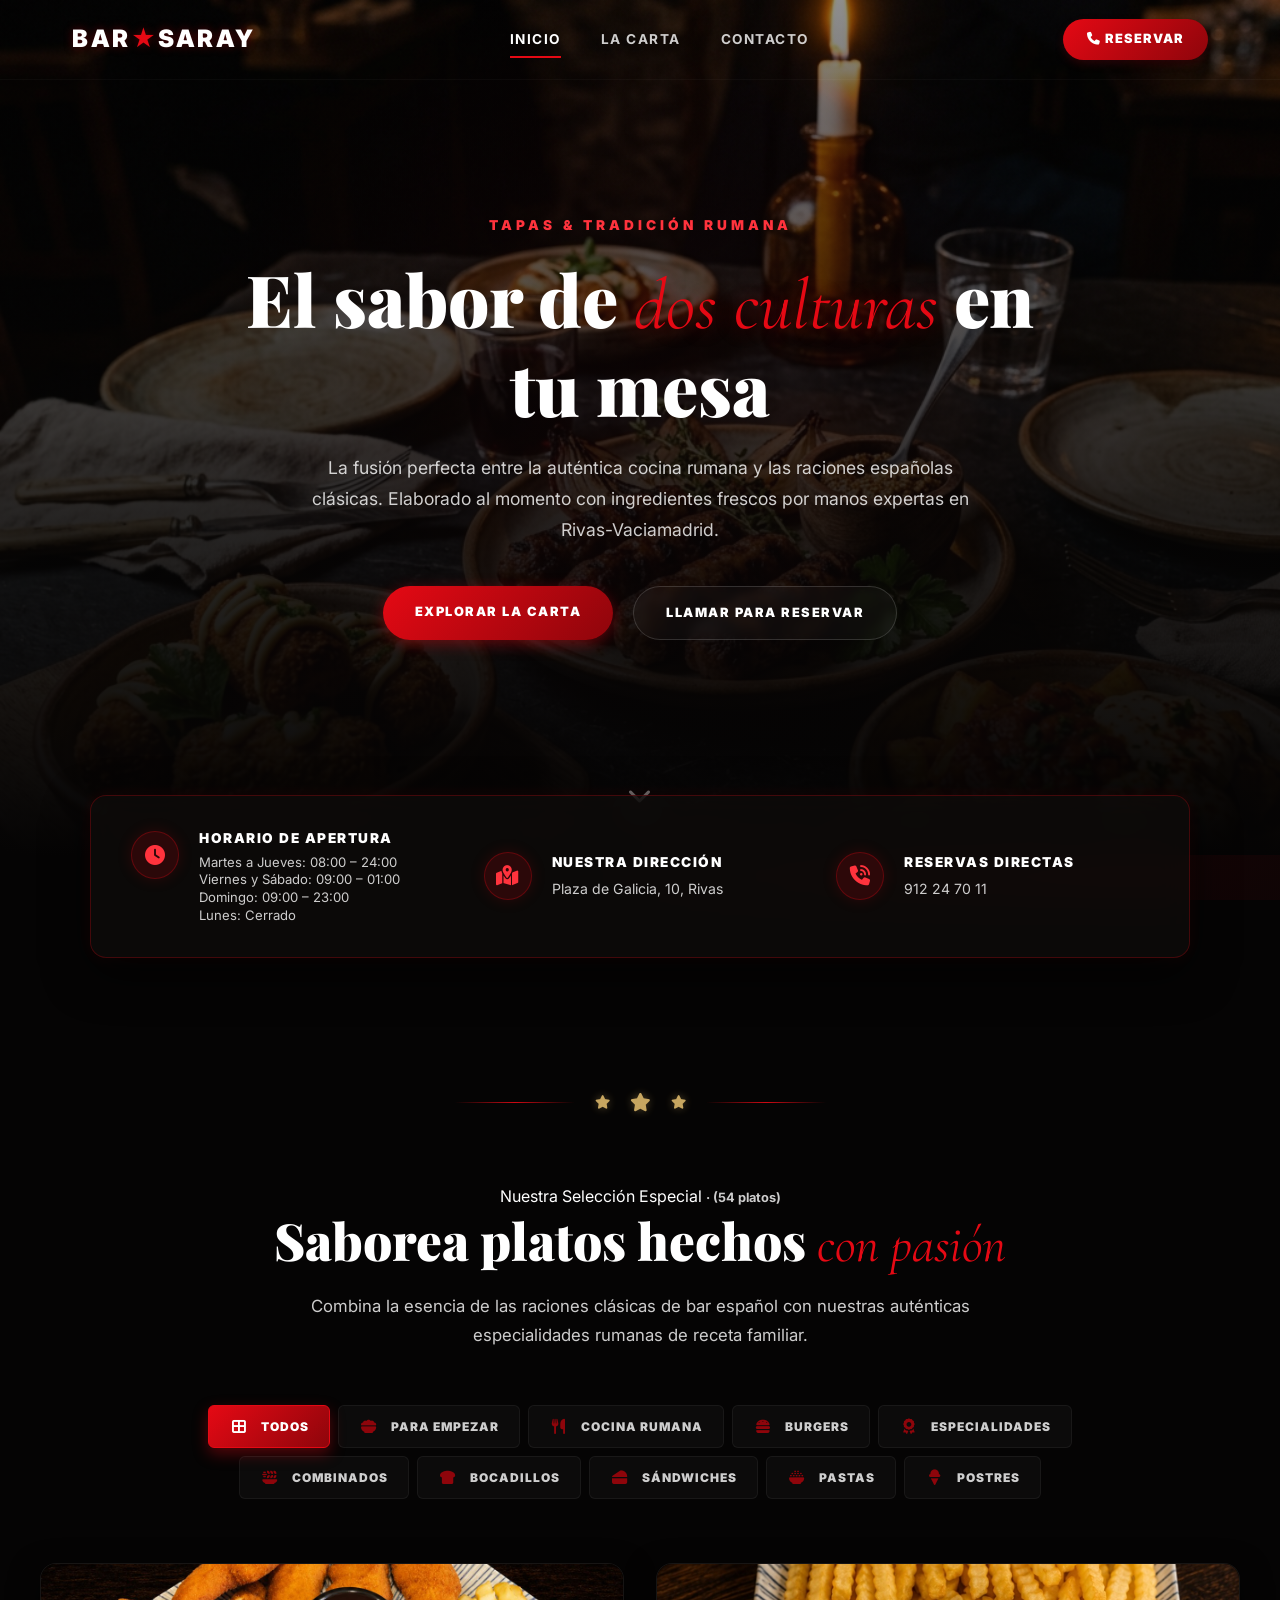
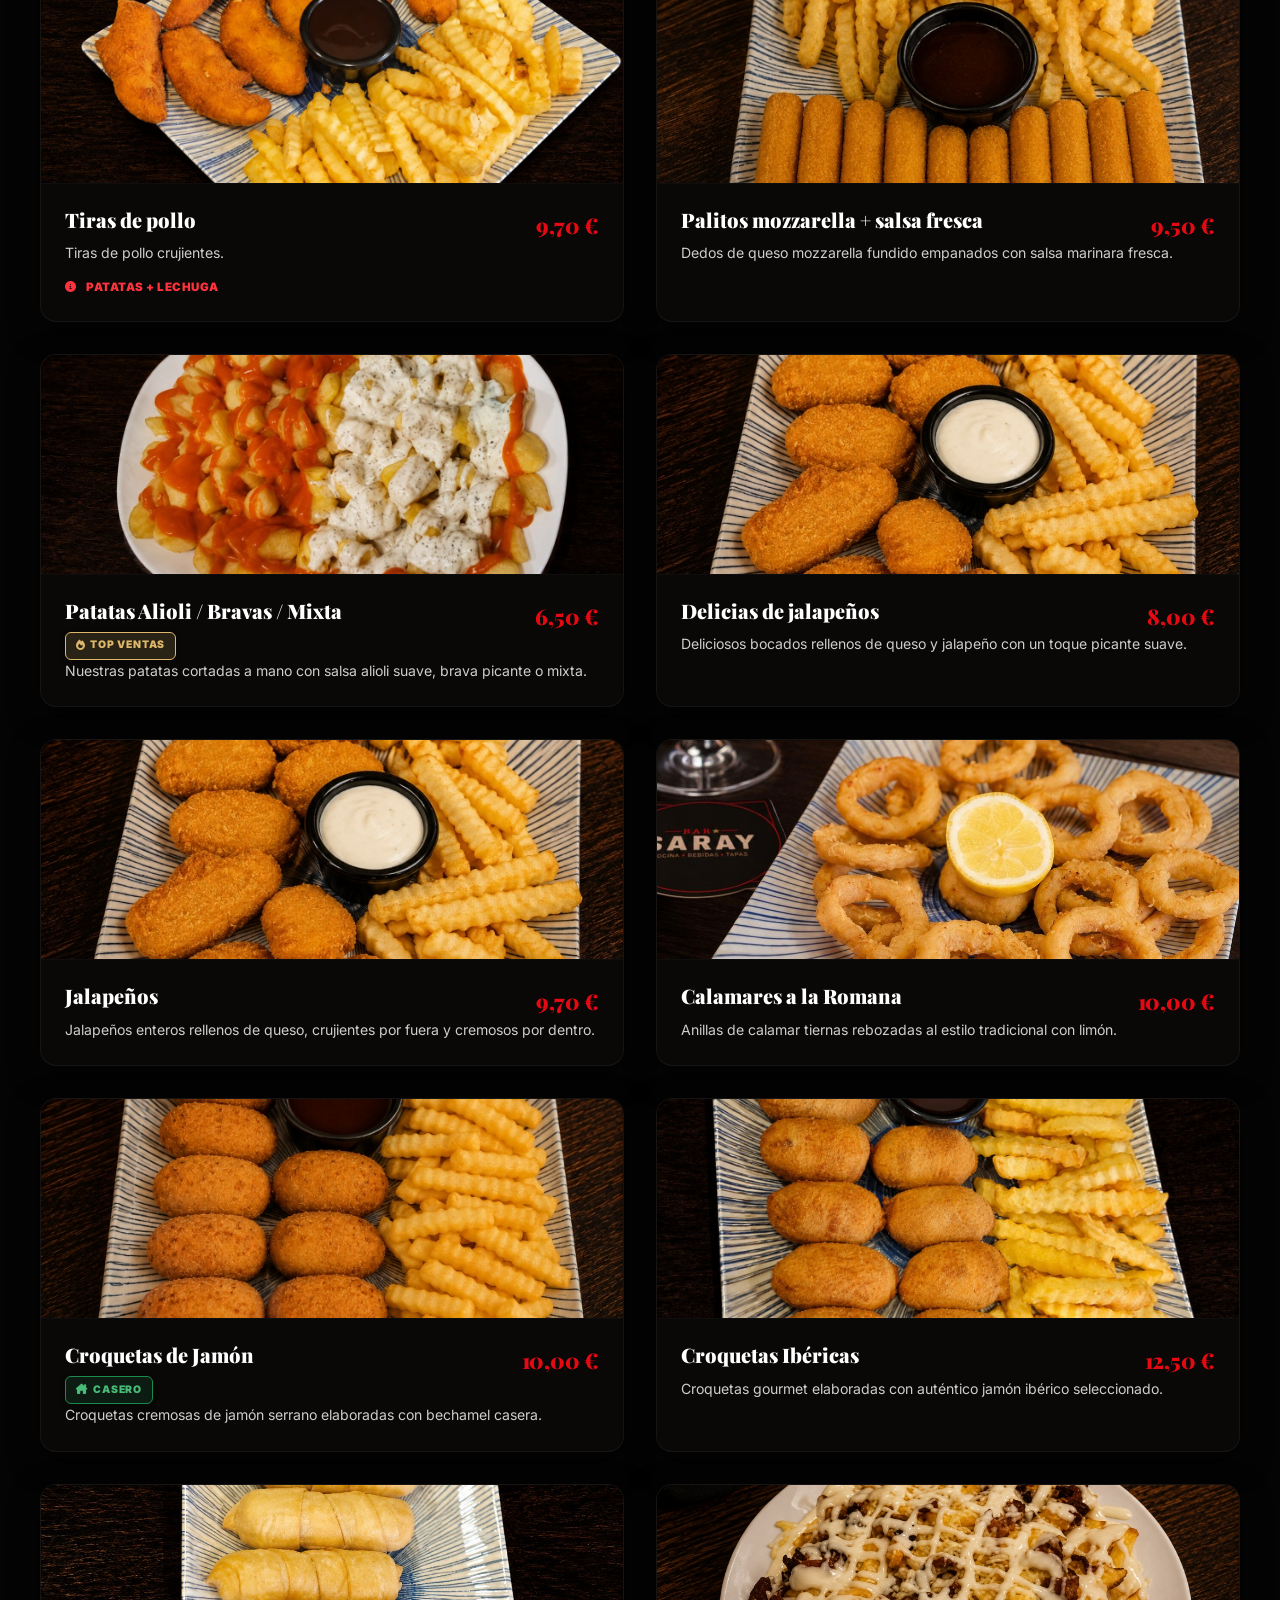
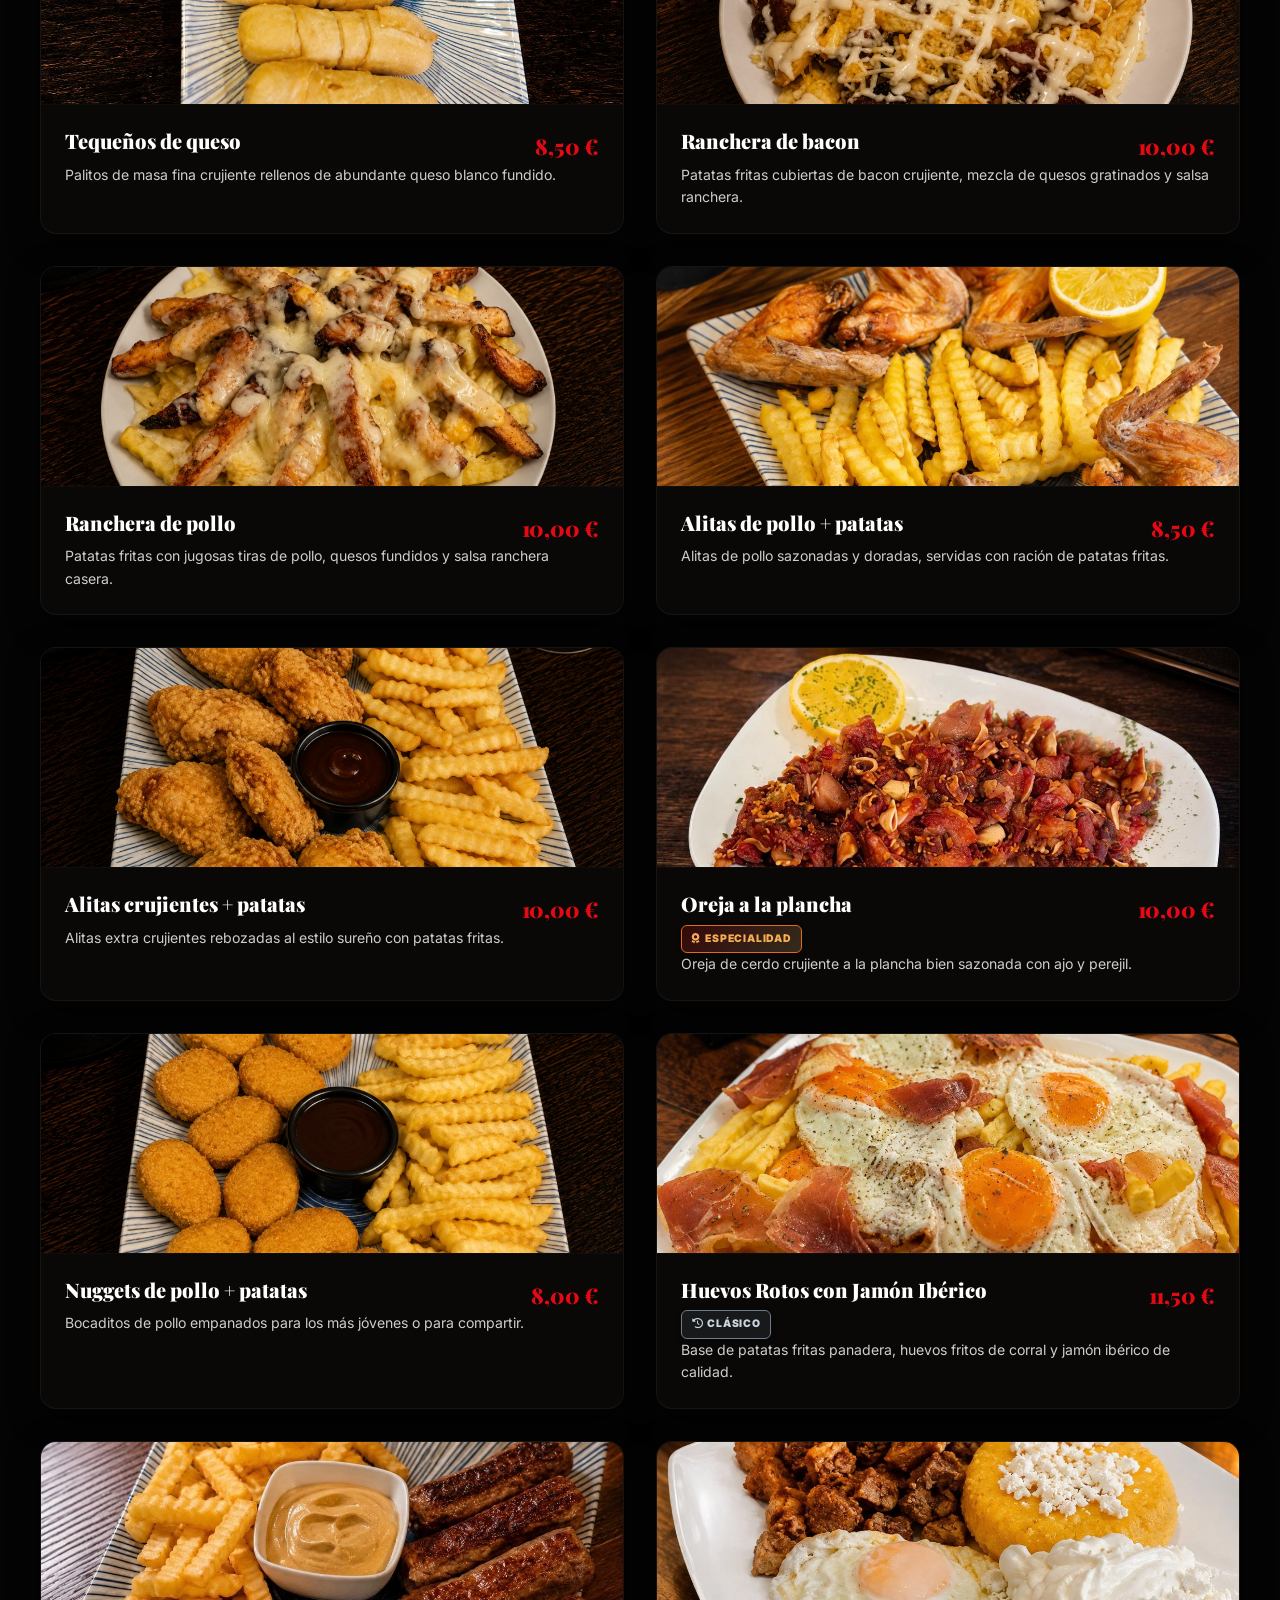
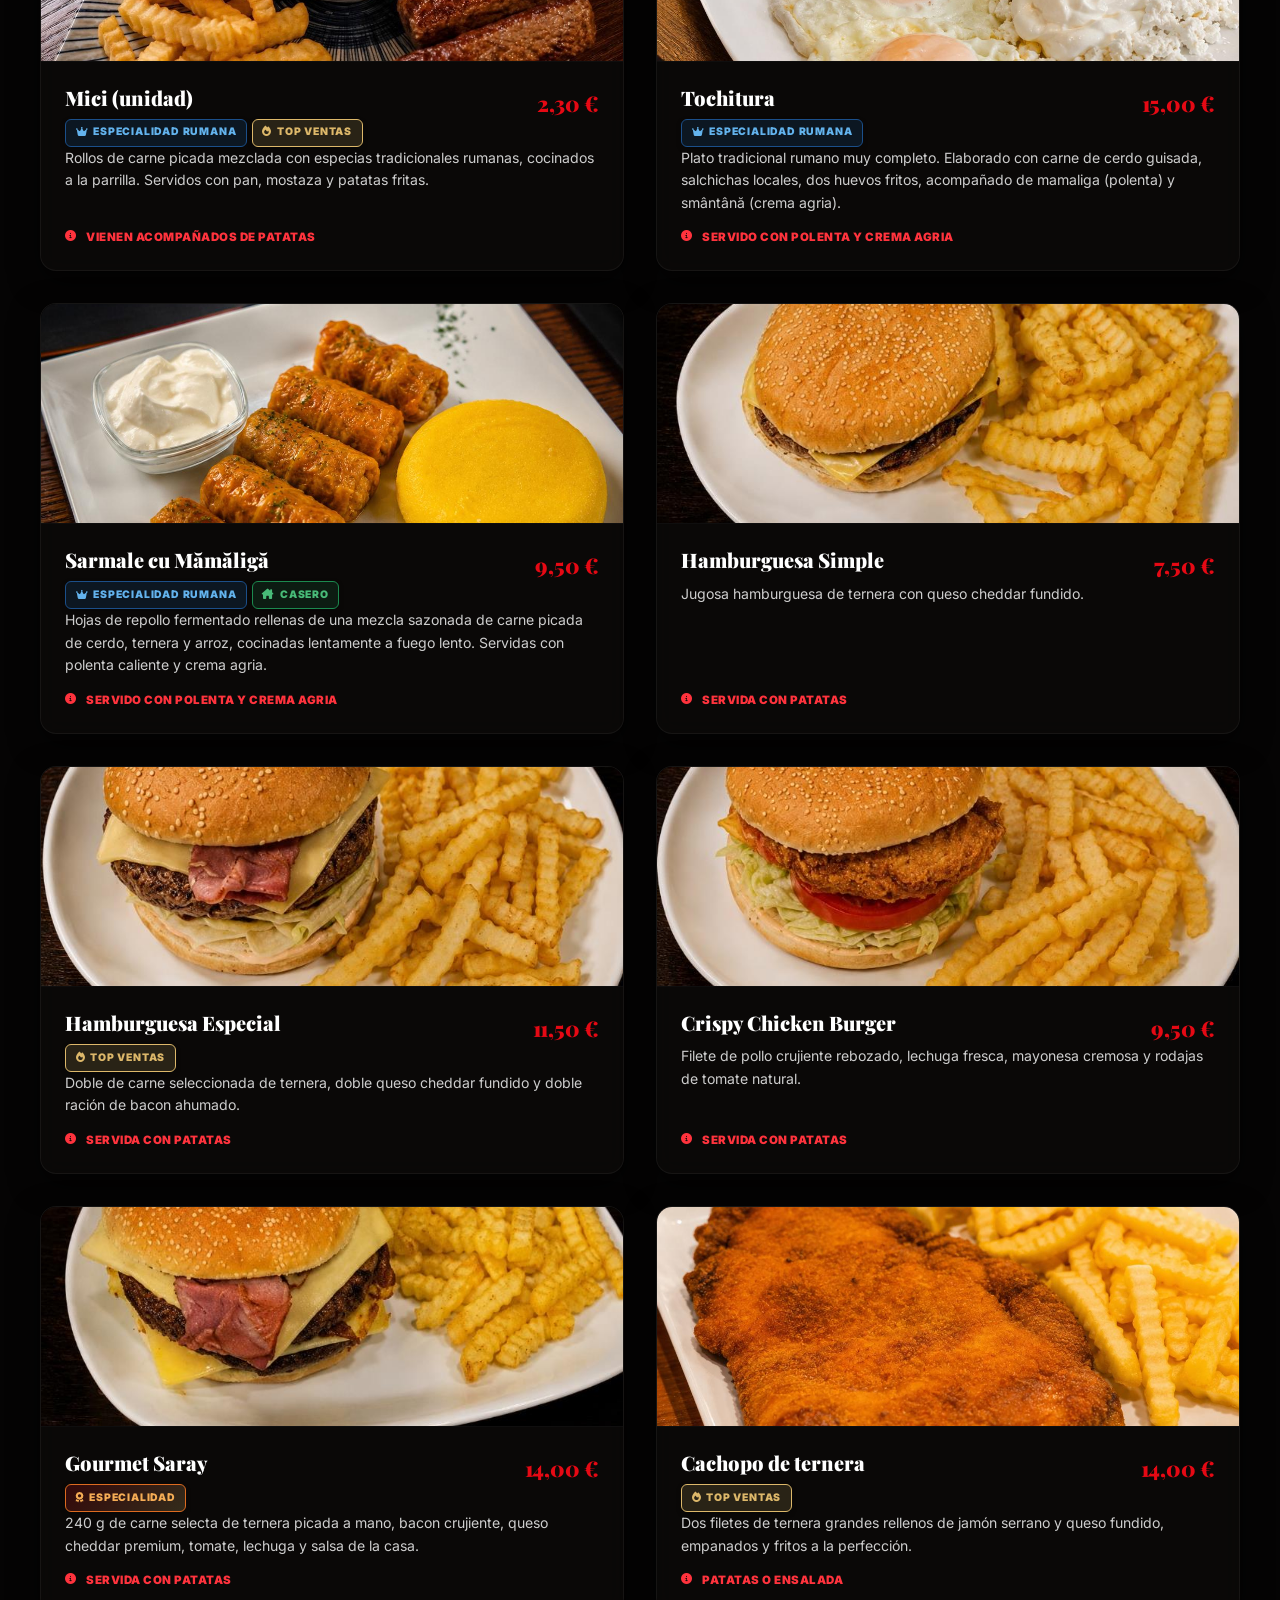
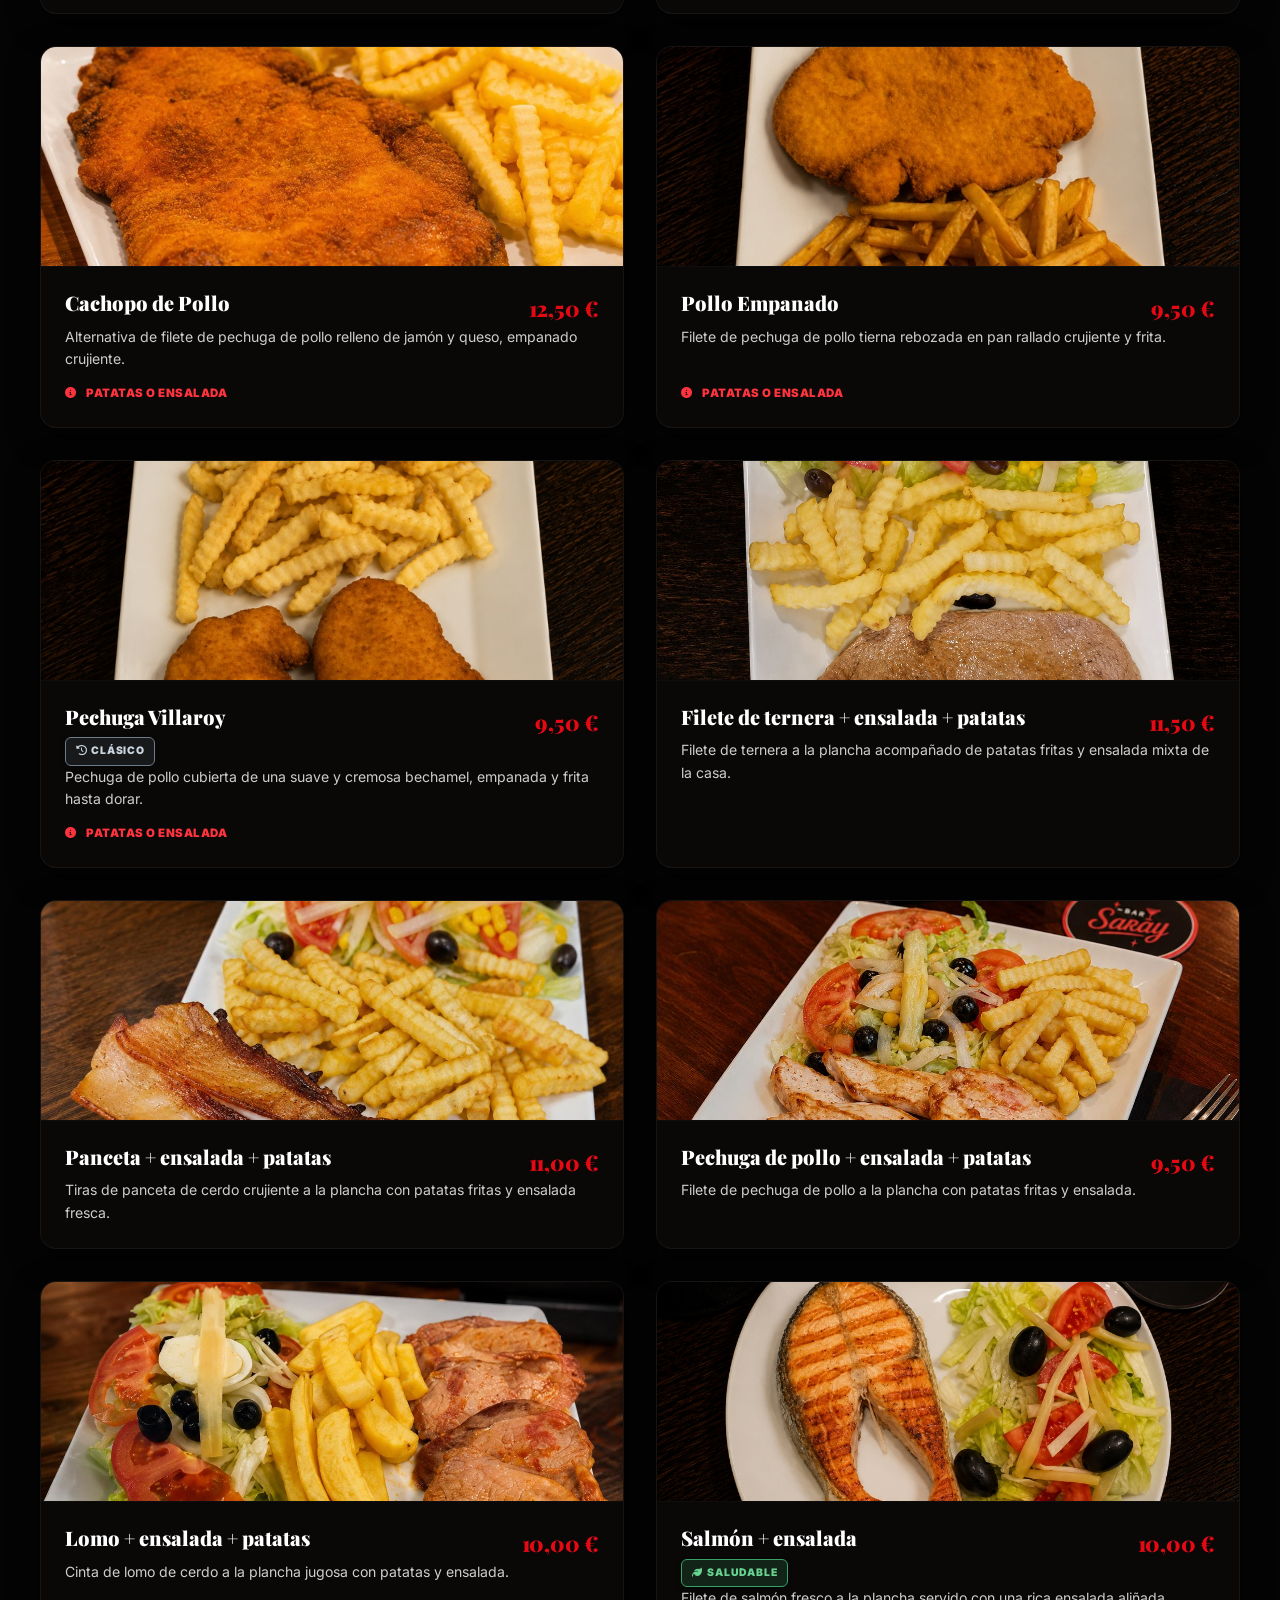
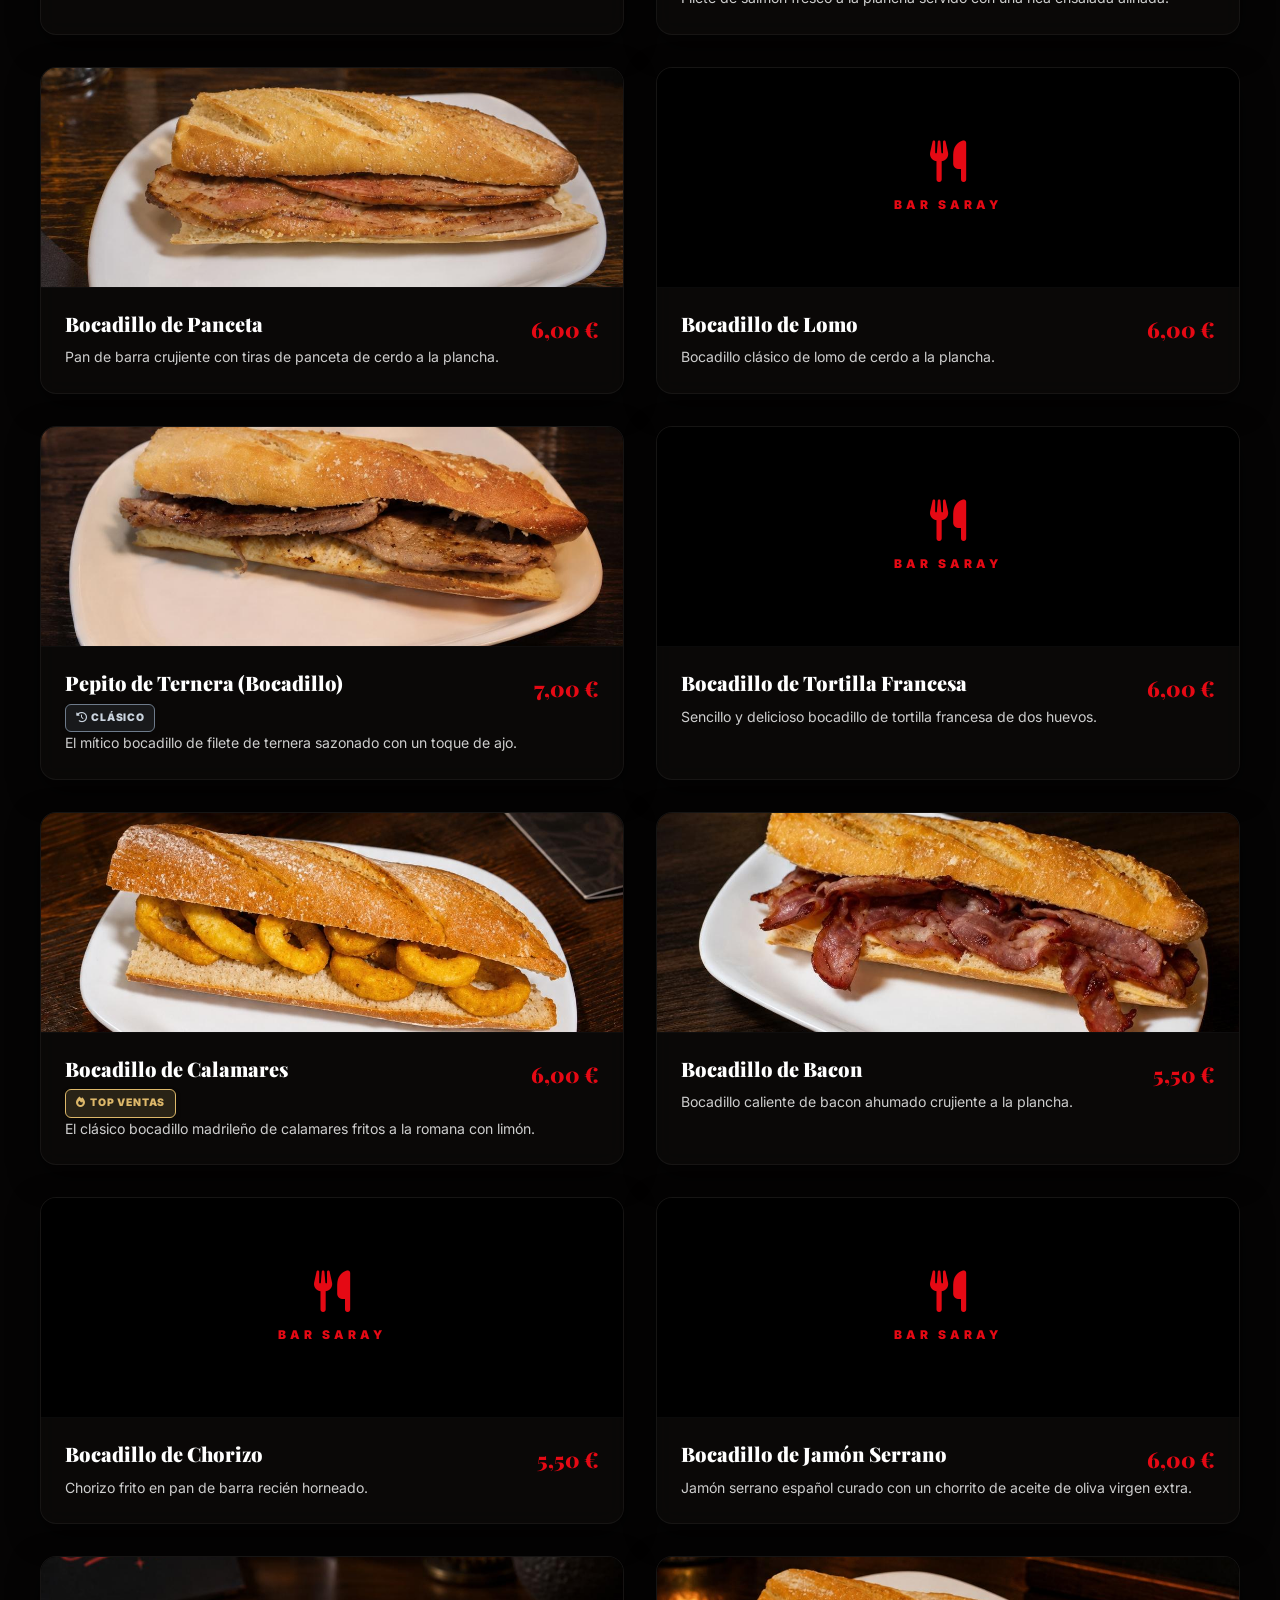
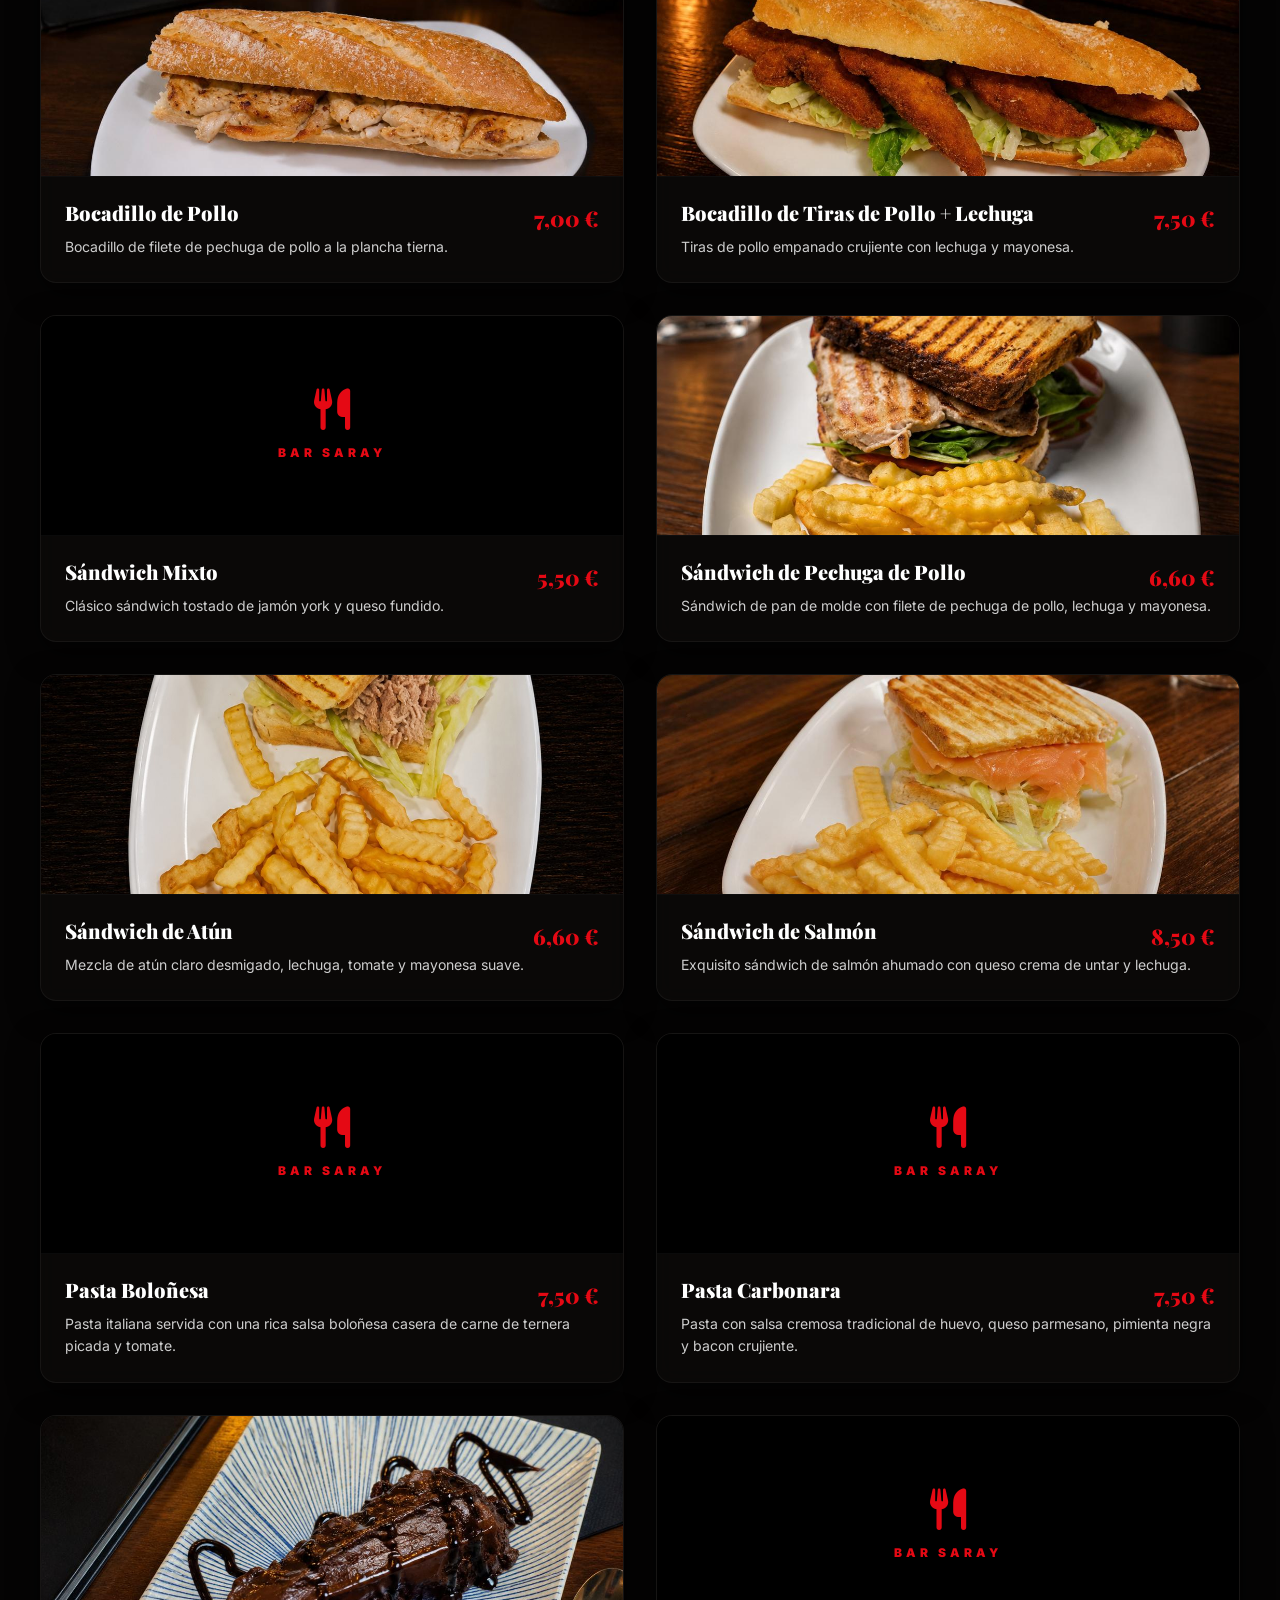
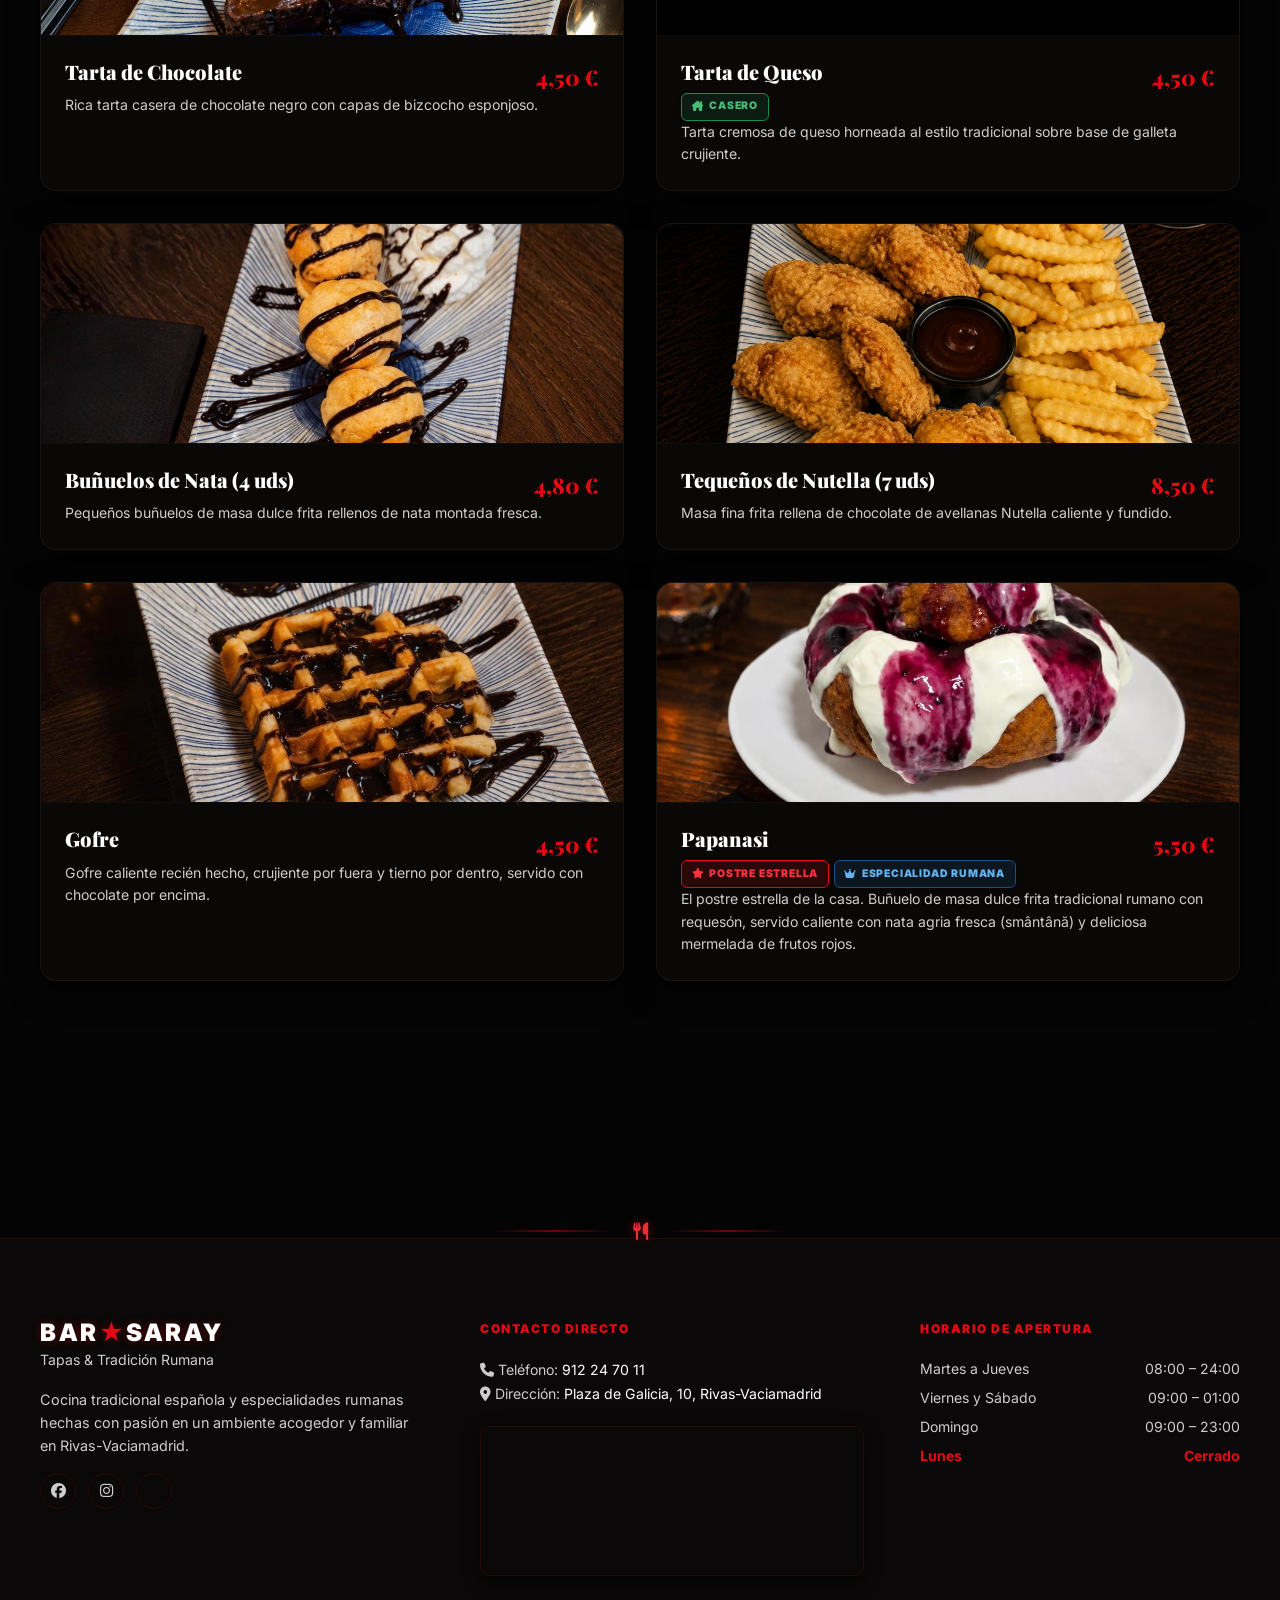
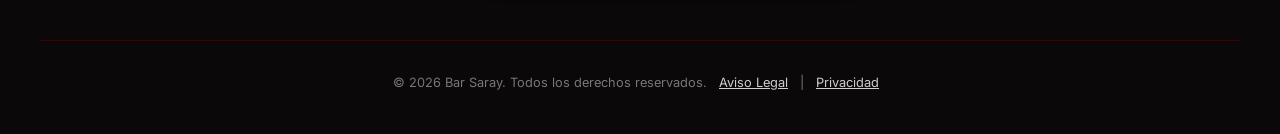
<file: index.html>
<!DOCTYPE html>
<html lang="es">
<head>
  <meta charset="UTF-8">
  <meta name="viewport" content="width=device-width, initial-scale=1.0">
  
  <!-- SEO Meta Tags -->
  <title>Bar Saray | Tapas & Tradición Rumana Rivas-Vaciamadrid</title>
  <meta name="description" content="Bienvenido a Bar Saray en Rivas-Vaciamadrid. Disfruta de la mejor cocina tradicional española y especialidades rumanas caseras. Explora nuestra carta digital interactiva.">
  <meta name="keywords" content="Bar Saray Rivas, restaurante comida rumana Madrid, tapas españolas Rivas, carta digital Bar Saray, sarmale mici Rivas">
  <meta name="author" content="Bar Saray">

  <!-- Open Graph -->
  <meta property="og:type" content="website">
  <meta property="og:url" content="https://barsaray.es/">
  <meta property="og:title" content="Bar Saray | Tapas & Tradición Rumana">
  <meta property="og:description" content="La fusión perfecta entre la auténtica comida rumana y las raciones españolas clásicas. Descubre nuestra carta digital interactiva.">
  <meta property="og:image" content="images/tapas-bg.jpg">

  <!-- Favicon -->
  <link class="favicon" rel="icon" type="image/png" href="data:image/svg+xml,%3Csvg xmlns='http://www.w3.org/2000/svg' viewBox='0 0 100 100'%3E%3Ctext y='.9em' font-size='90'%3E⭐%3C/text%3E%3C/svg%3E">

  <!-- Google Fonts -->
  <link rel="preconnect" href="https://fonts.googleapis.com">
  <link rel="preconnect" href="https://fonts.gstatic.com" crossorigin>
  <link href="https://fonts.googleapis.com/css2?family=Cormorant+Garamond:ital,wght@0,300;0,400;0,500;0,600;0,700;1,300;1,400;1,600&family=Inter:wght@300;400;500;600;700;800;900&family=Playfair+Display:ital,wght@0,700;0,900;1,400;1,700&display=swap" rel="stylesheet">

  <!-- FontAwesome -->
  <link rel="stylesheet" href="https://cdnjs.cloudflare.com/ajax/libs/font-awesome/6.4.0/css/all.min.css">

  <!-- Stylesheet -->
  <link rel="stylesheet" href="styles.css?v=20260620">
</head>
<body>

  <!-- ==========================================
       FIXED HEADER NAVIGATION
       ========================================== -->
  <header id="header-bar" class="header-nav">
    <div class="nav-container">
      <h1 class="logo-text"><a href="#inicio">BAR<span>★</span>SARAY</a></h1>
      
      <nav class="nav-links">
        <a href="#inicio" class="nav-link active">Inicio</a>
        <a href="#carta" class="nav-link">La Carta</a>
        <a href="#contacto" class="nav-link">Contacto</a>
      </nav>

      <a href="tel:912247011" class="nav-cta-btn"><i class="fa-solid fa-phone"></i> Reservar</a>
      
      <button id="menu-toggle" class="mobile-toggle" aria-label="Abrir menú">
        <i class="fa-solid fa-bars"></i>
      </button>
    </div>

    <!-- Mobile Navigation Dropdown -->
    <div id="nav-menu" class="mobile-nav-menu">
      <a href="#inicio" class="mobile-nav-link">Inicio</a>
      <a href="#carta" class="mobile-nav-link">La Carta</a>
      <a href="#contacto" class="mobile-nav-link">Contacto</a>
      <a href="tel:912247011" class="mobile-cta-btn"><i class="fa-solid fa-phone"></i> Llamar y Reservar</a>
    </div>
  </header>

  <!-- ==========================================
       HERO WELCOME SECTION (Inicio)
       ========================================== -->
  <section id="inicio" class="hero-section">
    <div class="hero-bg-overlay"></div>
    <div class="hero-content">
      <span class="hero-subtitle">Tapas &amp; Tradición Rumana</span>
      <h2 class="hero-title">El sabor de <em>dos culturas</em> en tu mesa</h2>
      <p class="hero-desc">
        La fusión perfecta entre la auténtica cocina rumana y las raciones españolas clásicas. Elaborado al momento con ingredientes frescos por manos expertas en Rivas-Vaciamadrid.
      </p>
      <div class="hero-buttons">
        <a href="#carta" class="btn-primary">Explorar la Carta</a>
        <a href="tel:912247011" class="btn-secondary">Llamar para Reservar</a>
      </div>
    </div>
    <div class="scroll-indicator">
      <a href="#carta" aria-label="Bajar a la carta"><i class="fa-solid fa-chevron-down"></i></a>
    </div>
  </section>

  <!-- ==========================================
       INFO QUICK BARS
       ========================================== -->
  <section class="info-band floating-glass-band">
    <div class="band-container">
      <div class="band-item" style="align-items: flex-start;">
        <div class="band-icon" style="margin-top: 3px;"><i class="fa-solid fa-clock"></i></div>
        <div>
          <h4>Horario de Apertura</h4>
          <p style="font-size: 0.82rem; line-height: 1.35; margin: 0; color: var(--text-muted);">
            Martes a Jueves: 08:00 – 24:00<br>
            Viernes y Sábado: 09:00 – 01:00<br>
            Domingo: 09:00 – 23:00<br>
            Lunes: Cerrado
          </p>
        </div>
      </div>
      <div class="band-item">
        <div class="band-icon"><i class="fa-solid fa-map-location-dot"></i></div>
        <div>
          <h4>Nuestra Dirección</h4>
          <p><a href="https://maps.google.com/?q=Plaza+de+Galicia,+10,+28523+Rivas-Vaciamadrid,+Madrid" target="_blank">Plaza de Galicia, 10, Rivas</a></p>
        </div>
      </div>
      <div class="band-item">
        <div class="band-icon"><i class="fa-solid fa-phone-volume"></i></div>
        <div>
          <h4>Reservas Directas</h4>
          <p><a href="tel:912247011">912 24 70 11</a></p>
        </div>
      </div>
    </div>
  </section>

  <!-- ==========================================
       MENU SECTION (La Carta)
       ========================================== -->
  <section id="carta" class="carta-section">
    <div class="section-container">
      
      <!-- Star Divider -->
      <div class="section-divider">
        <span class="divider-line"></span>
        <i class="fa-solid fa-star gold-star"></i>
        <i class="fa-solid fa-star gold-star center-star"></i>
        <i class="fa-solid fa-star gold-star"></i>
        <span class="divider-line"></span>
      </div>

      <!-- Content Header -->
      <header class="main-header">
        <p class="menu-tagline">Nuestra Selección Especial <span id="menu-count" class="menu-count"></span></p>
        <h2 class="menu-title">Saborea platos hechos <em>con pasión</em></h2>
        <p class="menu-intro-text">
          Combina la esencia de las raciones clásicas de bar español con nuestras auténticas especialidades rumanas de receta familiar.
        </p>
      </header>

      <!-- Menu Controls (Categories Only) -->
      <div class="menu-controls">
        <!-- Categories Tabs -->
        <div class="categories-wrapper">
          <div class="categories-container" id="categories-tabs">
            <button class="btn-category active" data-category="todos"><i class="fa-solid fa-border-all"></i> Todos</button>
            <button class="btn-category" data-category="para empezar"><i class="fa-solid fa-bowl-food"></i> Para Empezar</button>
            <button class="btn-category" data-category="comida rumana"><i class="fa-solid fa-utensils"></i> Cocina Rumana</button>
            <button class="btn-category" data-category="burgers"><i class="fa-solid fa-burger"></i> Burgers</button>
            <button class="btn-category" data-category="especialidades"><i class="fa-solid fa-award"></i> Especialidades</button>
            <button class="btn-category" data-category="platos combinados"><i class="fa-solid fa-plate-wheat"></i> Combinados</button>
            <button class="btn-category" data-category="bocadillos"><i class="fa-solid fa-bread-slice"></i> Bocadillos</button>
            <button class="btn-category" data-category="sandwiches"><i class="fa-solid fa-cheese"></i> Sándwiches</button>
            <button class="btn-category" data-category="pastas"><i class="fa-solid fa-bowl-rice"></i> Pastas</button>
            <button class="btn-category" data-category="dulces"><i class="fa-solid fa-ice-cream"></i> Postres</button>
          </div>
        </div>
      </div>

      <!-- Menu Grid -->
      <div class="menu-grid" id="menu-grid-content"></div>

    </div>
  </section>

  <!-- Section Separator -->
  <div class="section-divider footer-divider">
    <span class="divider-line"></span>
    <i class="fa-solid fa-utensils divider-icon"></i>
    <span class="divider-line"></span>
  </div>

  <!-- ==========================================
       CONTACT & FOOTER (Contacto)
       ========================================== -->
  <footer id="contacto" class="main-footer">
    <div class="footer-container">
      <div class="footer-grid">
        
        <div class="footer-block">
          <h2 class="logo-text">BAR<span>★</span>SARAY</h2>
          <p class="brand-tagline">Tapas &amp; Tradición Rumana</p>
          <p style="margin-top: 1rem; font-size: 0.9rem; line-height: 1.6;">
            Cocina tradicional española y especialidades rumanas hechas con pasión en un ambiente acogedor y familiar en Rivas-Vaciamadrid.
          </p>
          <div class="footer-socials">
            <a href="https://facebook.com" target="_blank" rel="noopener" aria-label="Facebook"><i class="fa-brands fa-facebook"></i></a>
            <a href="https://instagram.com" target="_blank" rel="noopener" aria-label="Instagram"><i class="fa-brands fa-instagram"></i></a>
            <a href="https://tripadvisor.com" target="_blank" rel="noopener" aria-label="Tripadvisor"><i class="fa-brands fa-tripadvisor"></i></a>
          </div>
        </div>

        <div class="footer-block">
          <h5>Contacto Directo</h5>
          <p><i class="fa-solid fa-phone"></i> Teléfono: <a href="tel:912247011" class="footer-link">912 24 70 11</a></p>
          <p><i class="fa-solid fa-location-dot"></i> Dirección: <a href="https://maps.google.com/?q=Plaza+de+Galicia,+10,+28523+Rivas-Vaciamadrid,+Madrid" target="_blank" class="footer-link">Plaza de Galicia, 10, Rivas-Vaciamadrid</a></p>
          <div class="footer-map">
            <iframe src="https://www.google.com/maps/embed?pb=!1m18!1m12!1m3!1d3039.7719602534576!2d-3.5358055234438316!3d40.37064845851458!2m3!1f0!2f0!3f0!3m2!1i1024!2i768!4f13.1!3m3!1m2!1s0xd423e536bf3089d%3A0xe44b9cfc7bf95ad5!2sPlaza%20de%20Galicia%2C%2010%2C%2028523%20Rivas-Vaciamadrid%2C%20Madrid!5e0!3m2!1ses!2ses!4v1686749202359!5m2!1ses!2ses" width="100%" height="100%" style="border:0;" allowfullscreen="" loading="lazy" referrerpolicy="no-referrer-when-downgrade"></iframe>
          </div>
        </div>

        <div class="footer-block">
          <h5>Horario de Apertura</h5>
          <ul class="mini-hours">
            <li><span>Martes a Jueves</span> <span>08:00 – 24:00</span></li>
            <li><span>Viernes y Sábado</span> <span>09:00 – 01:00</span></li>
            <li><span>Domingo</span> <span>09:00 – 23:00</span></li>
            <li class="closed"><span>Lunes</span> <span>Cerrado</span></li>
          </ul>
        </div>

      </div>
      
      <div class="copyright-bar">
        <p class="copyright">&copy; 2026 Bar Saray. Todos los derechos reservados. <a href="#">Aviso Legal</a> | <a href="#">Privacidad</a></p>
      </div>
    </div>
  </footer>

  <!-- Floating Back to Top Button -->
  <button id="back-to-top" class="back-to-top-btn" aria-label="Volver arriba">
    <i class="fa-solid fa-arrow-up"></i>
  </button>

  <!-- JavaScript logic file -->
  <script src="app.js?v=20260620"></script>
</body>
</html>
</file>
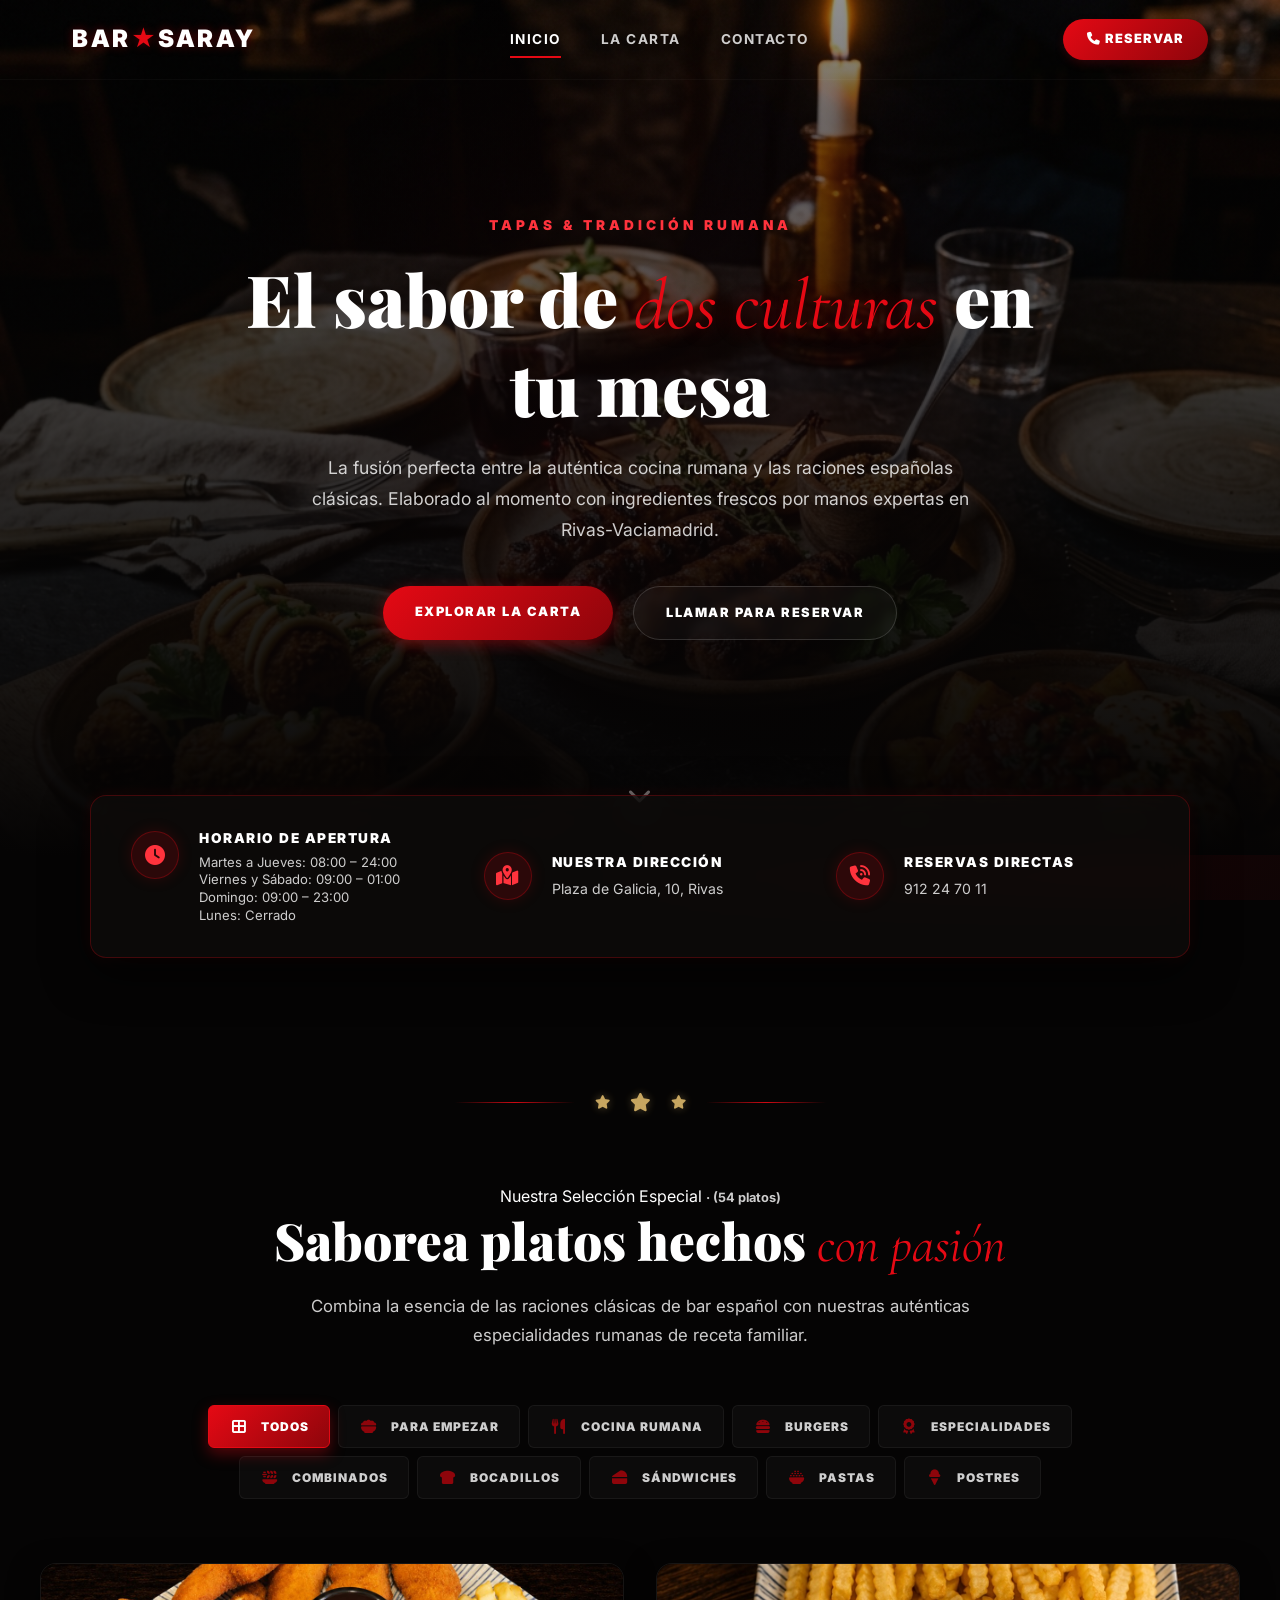
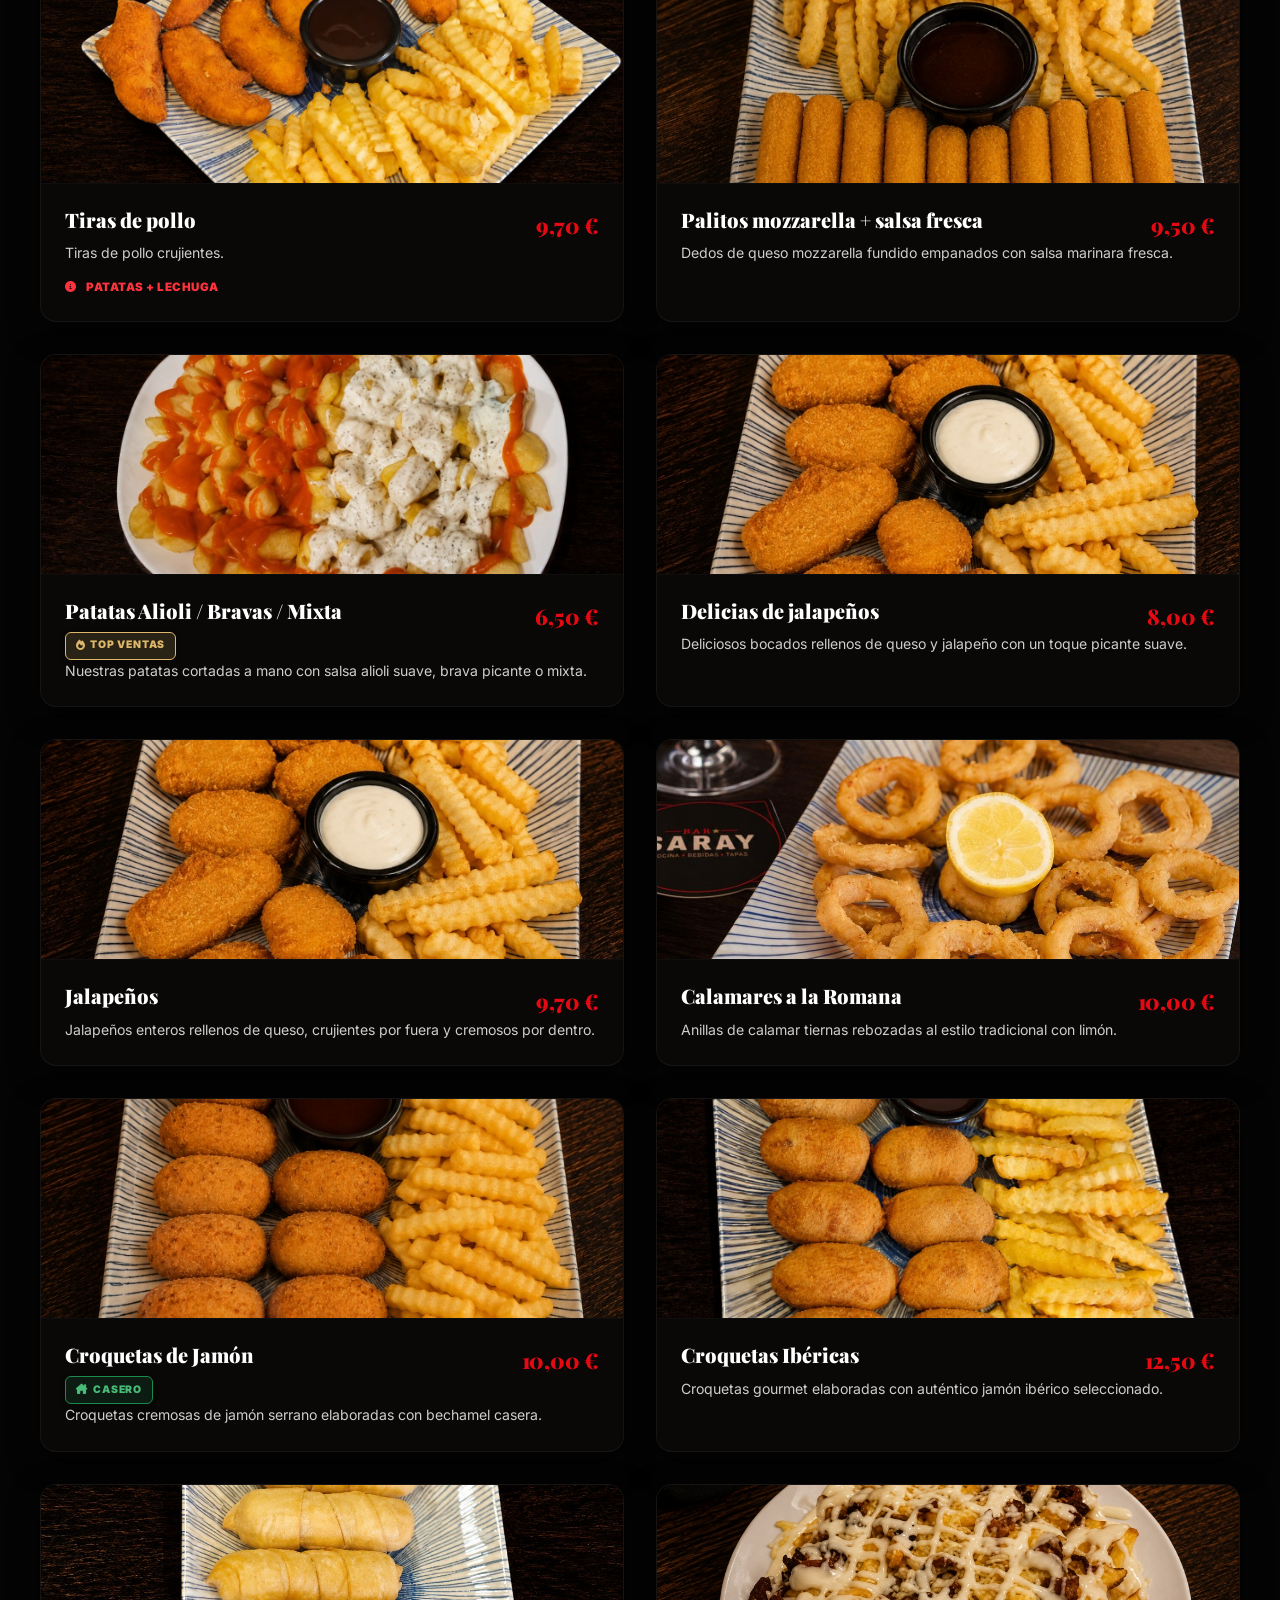
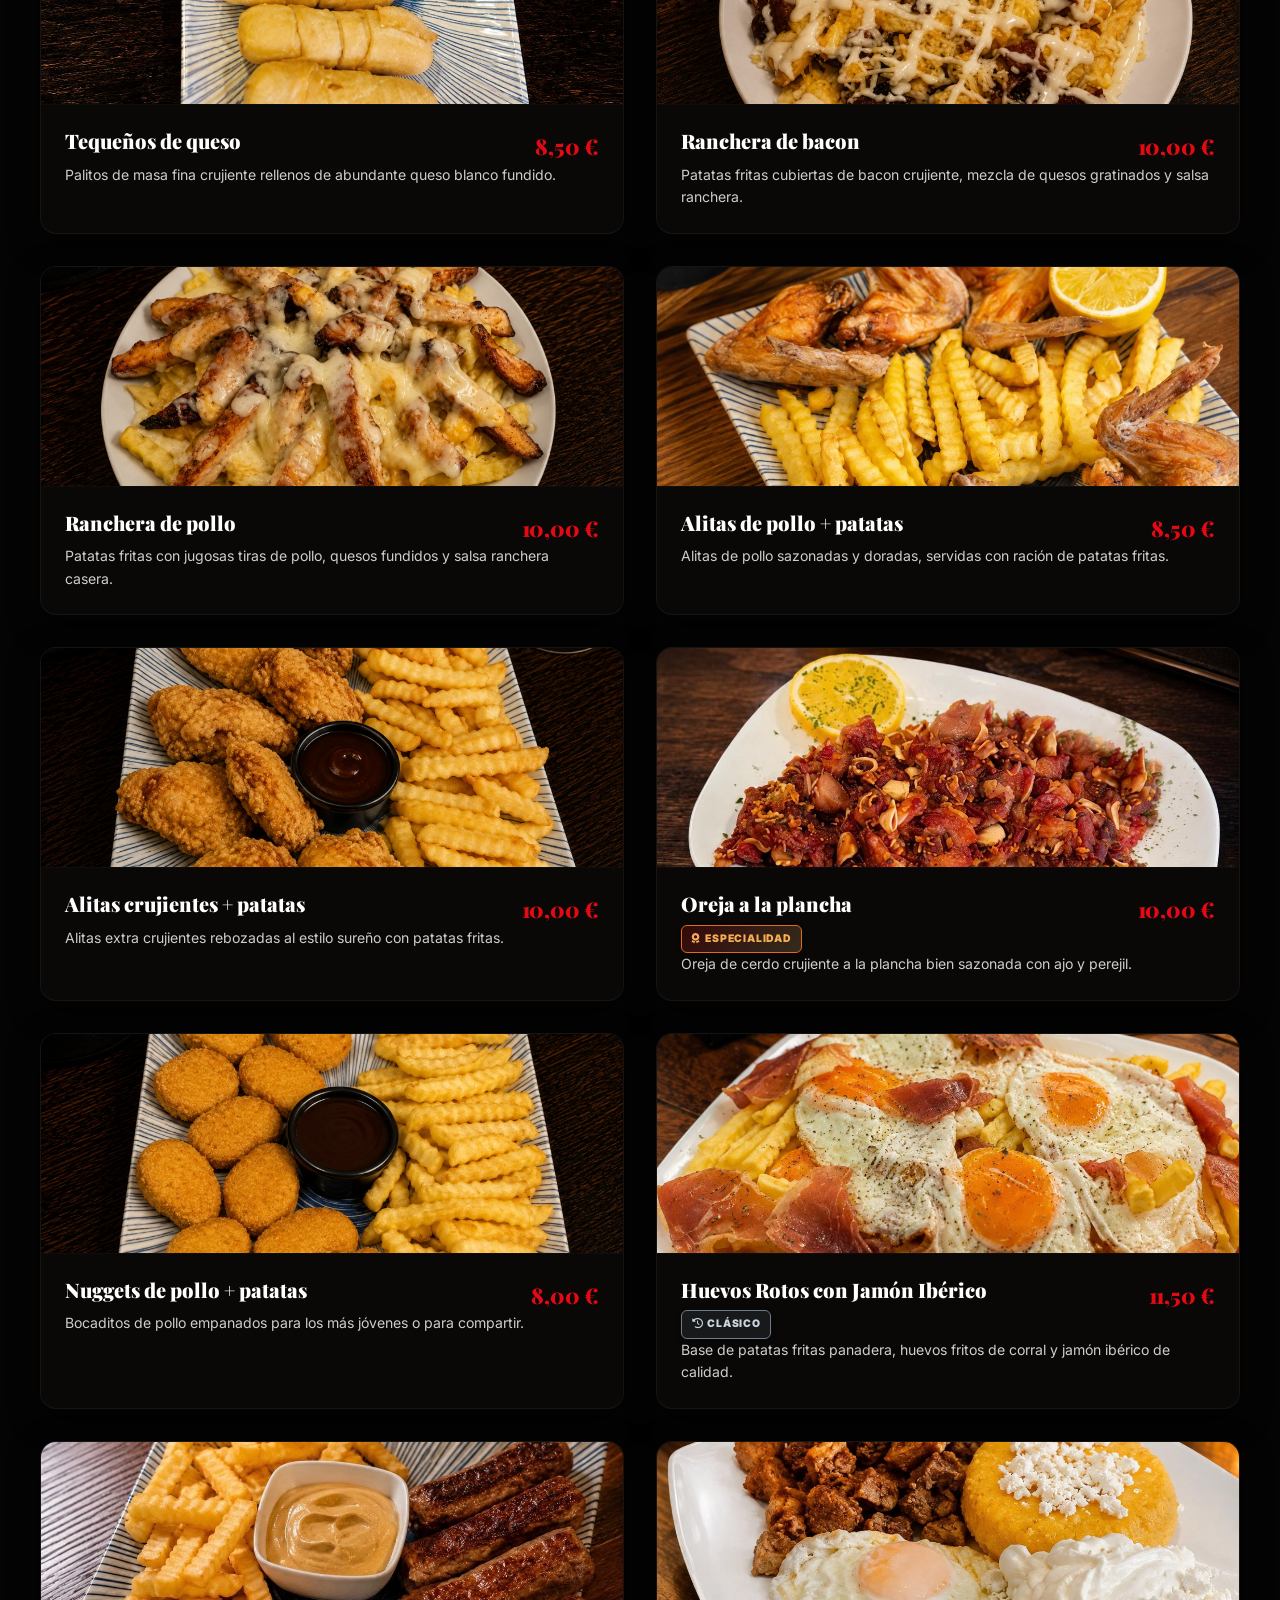
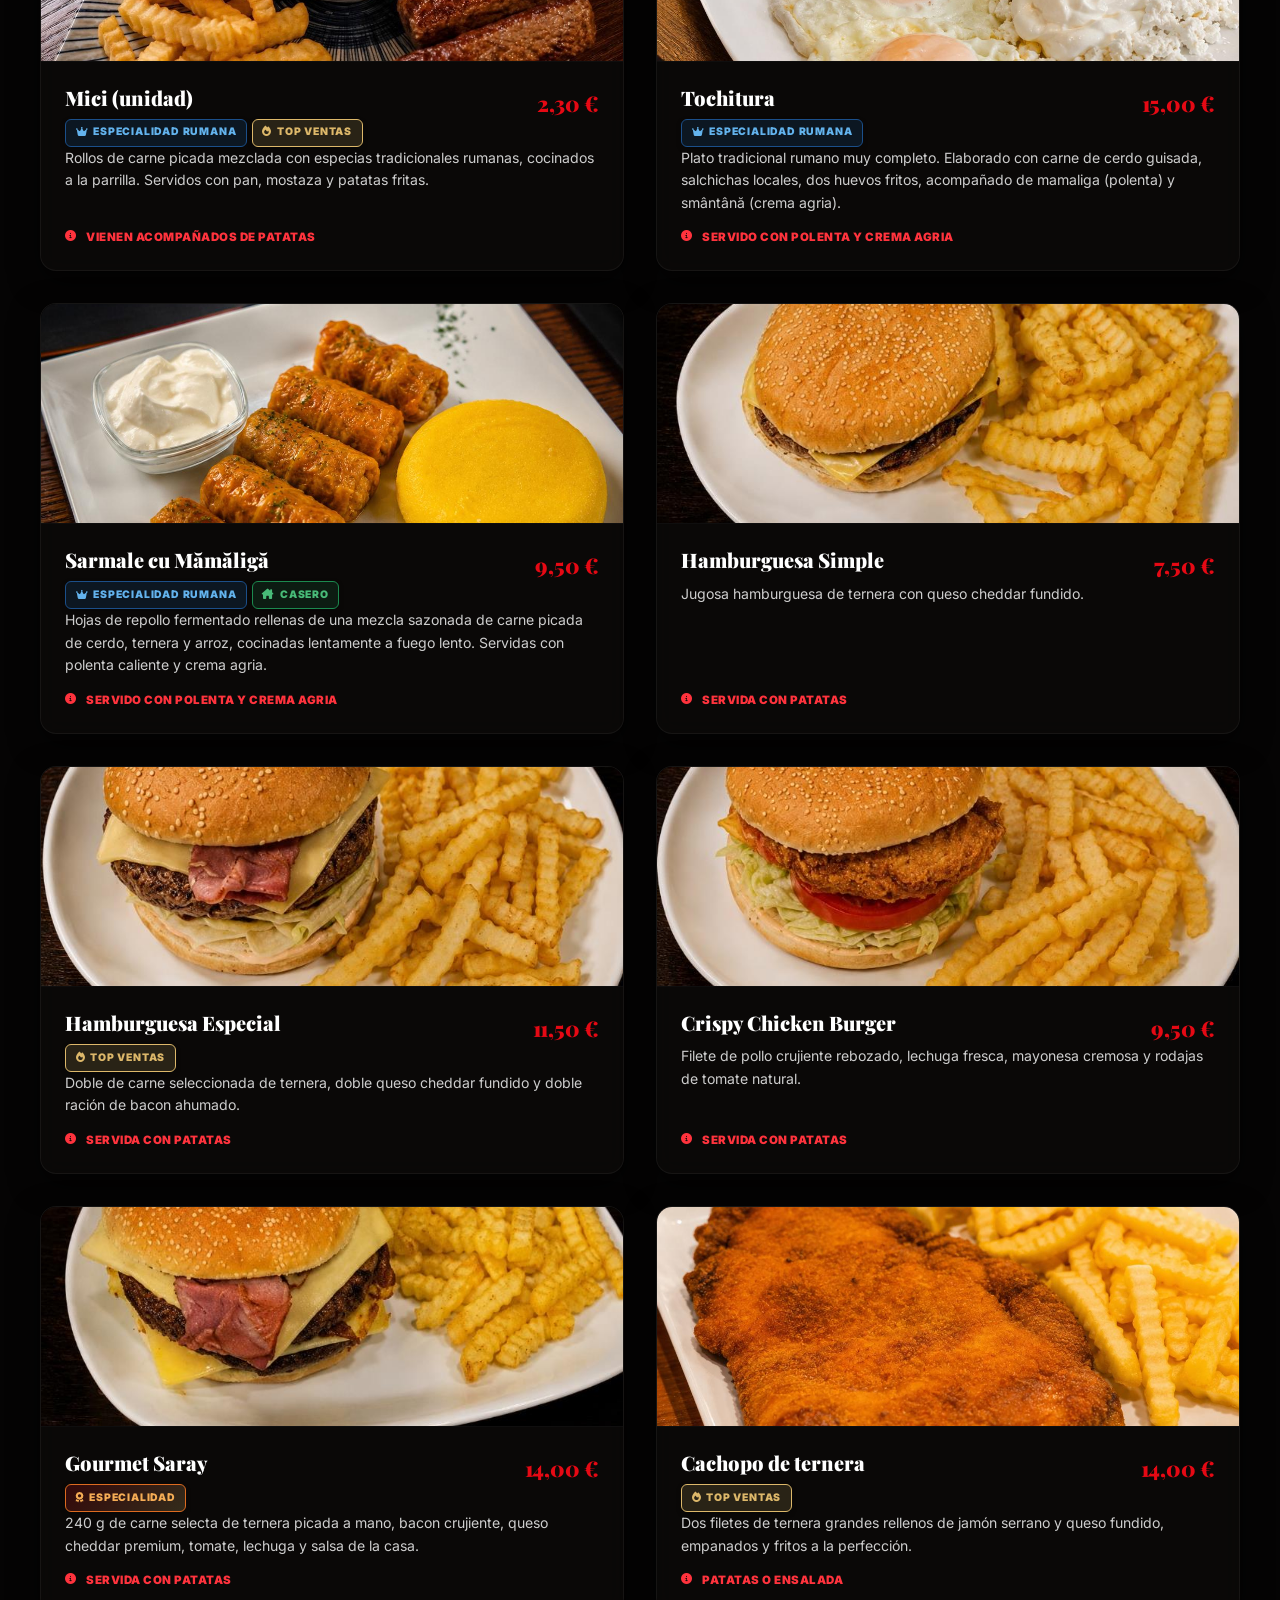
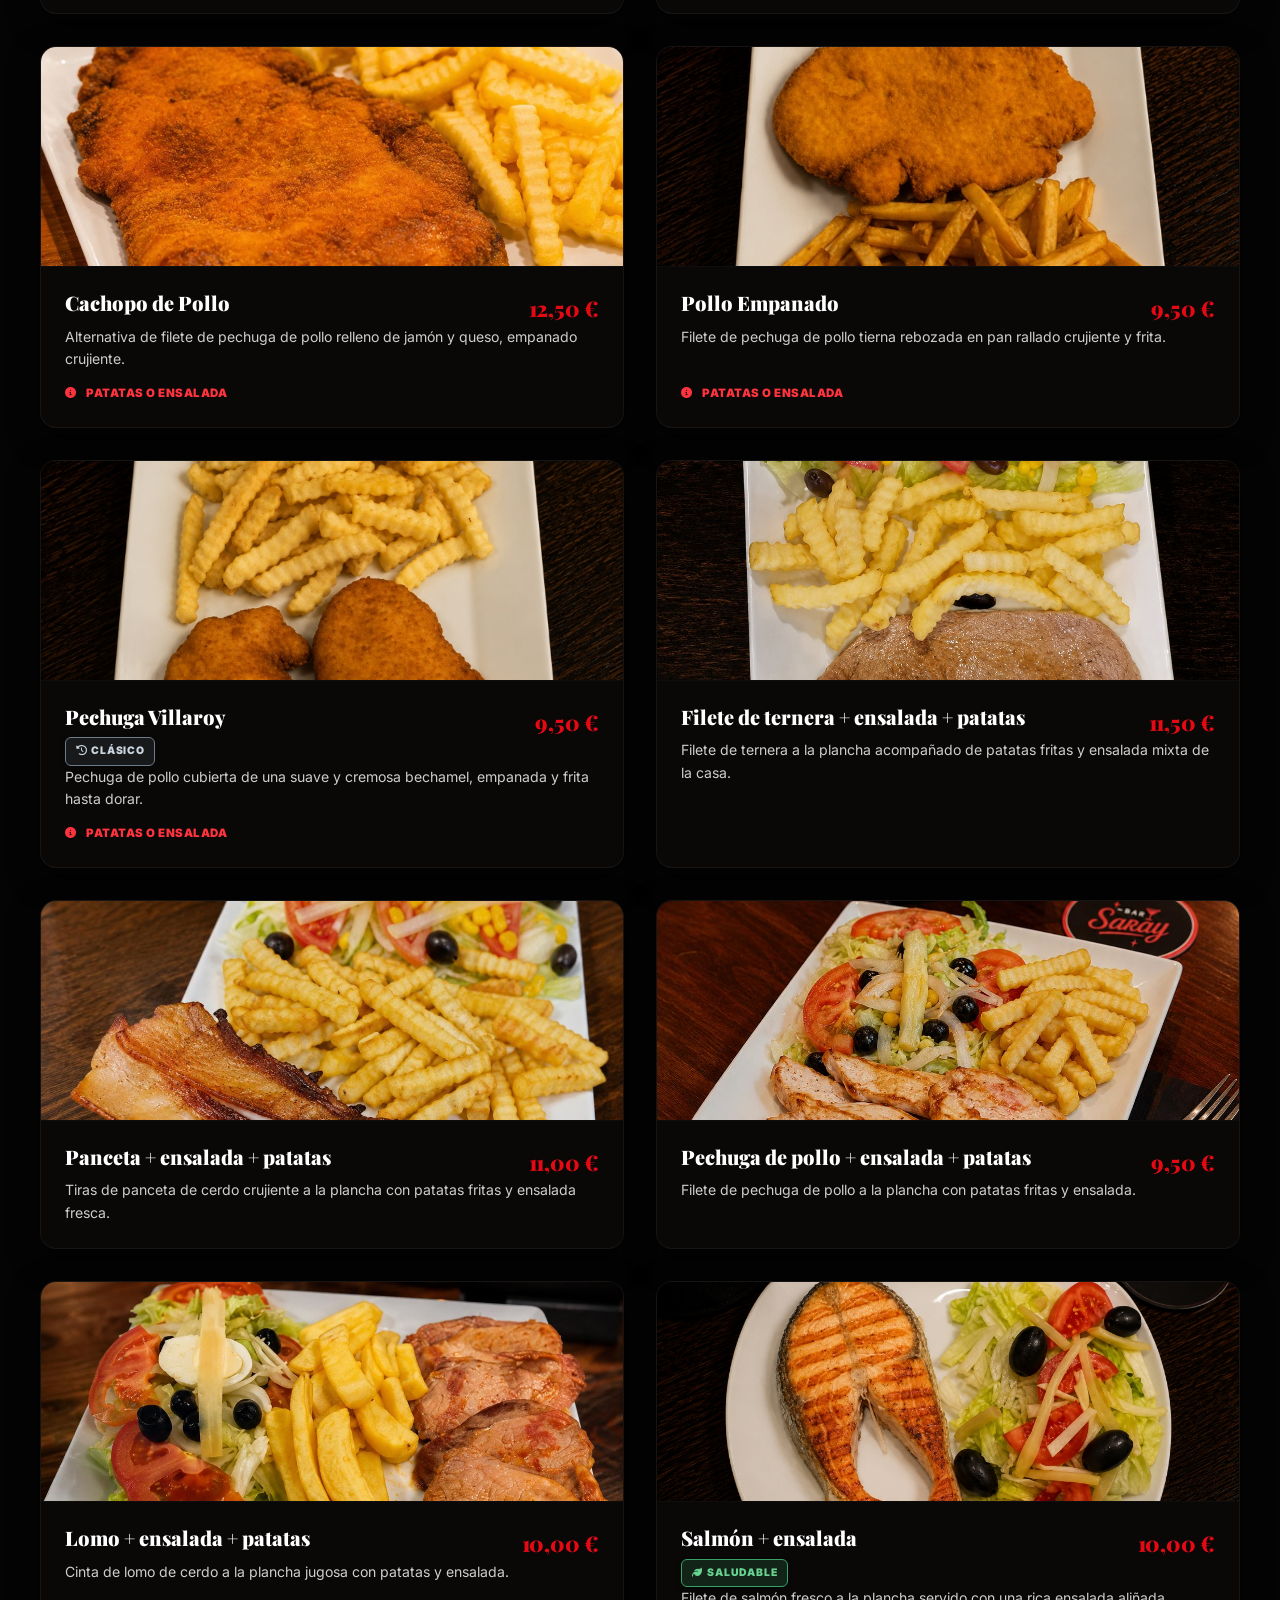
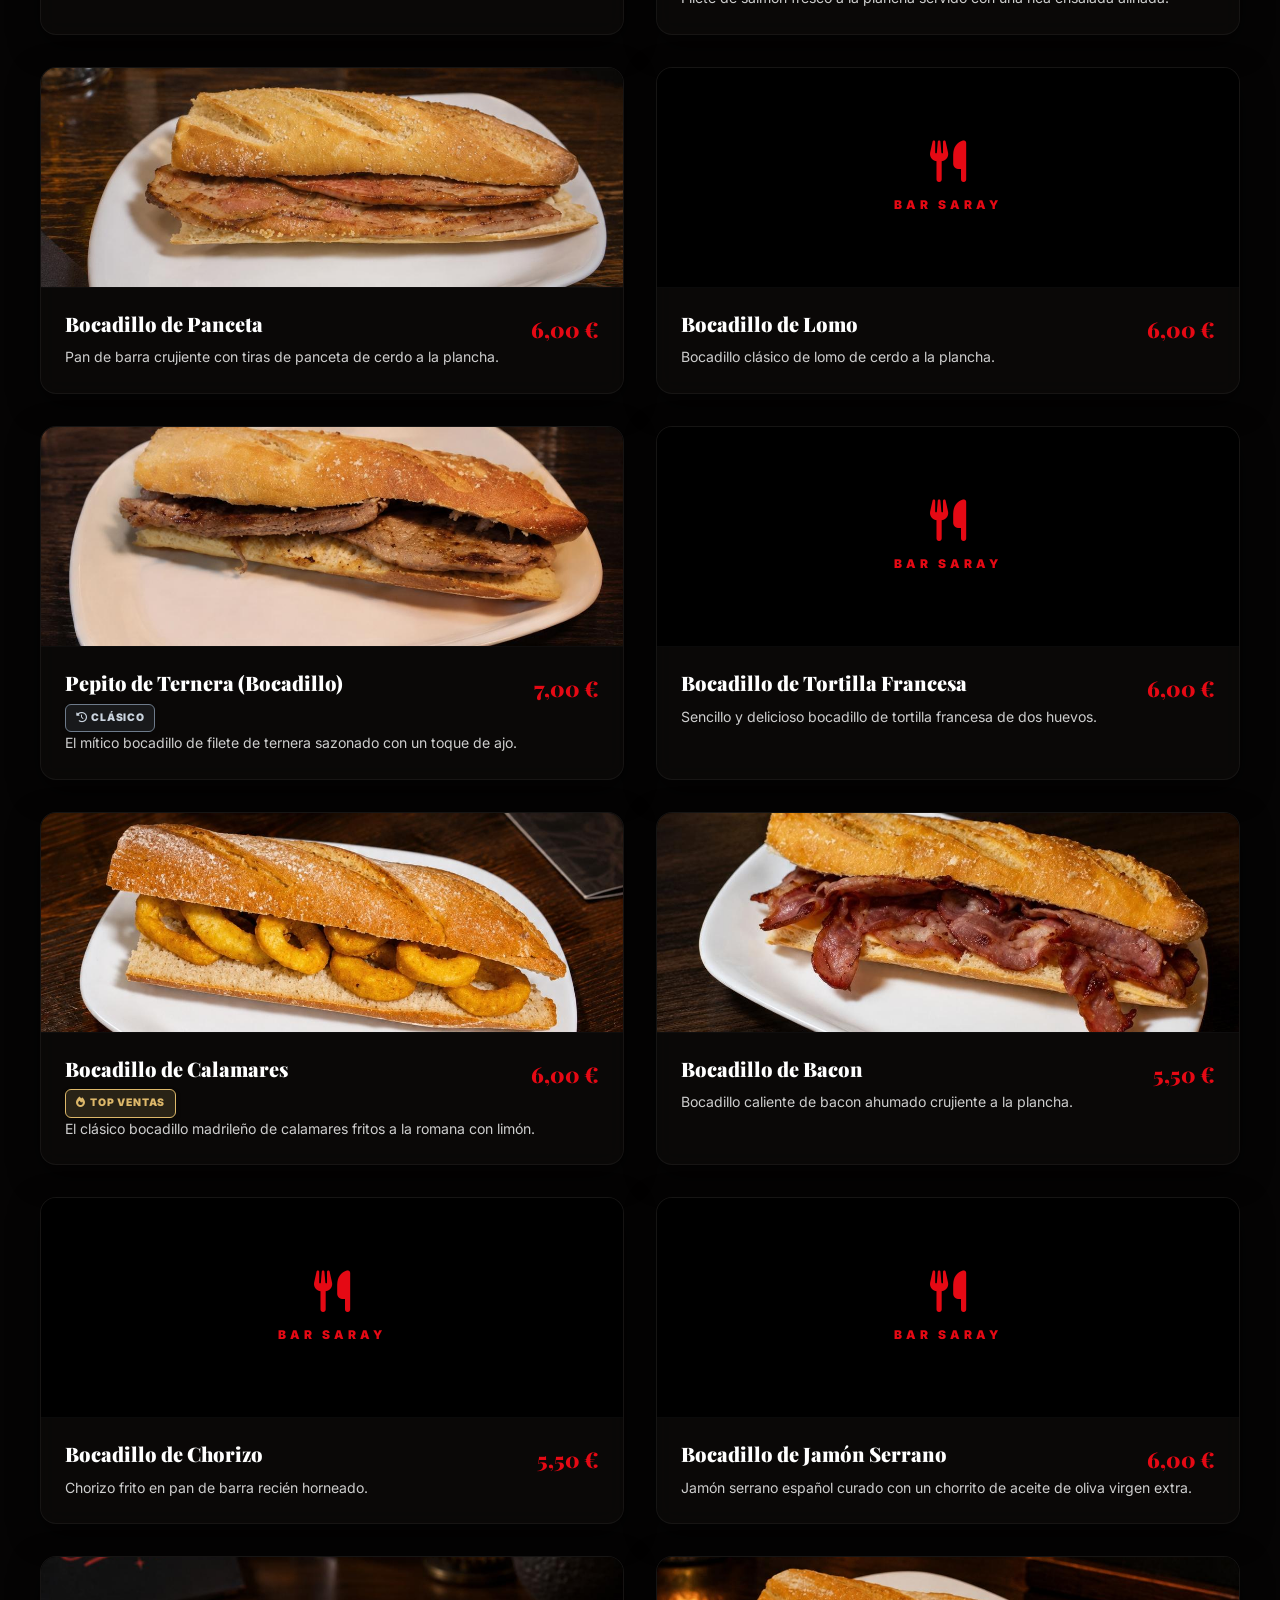
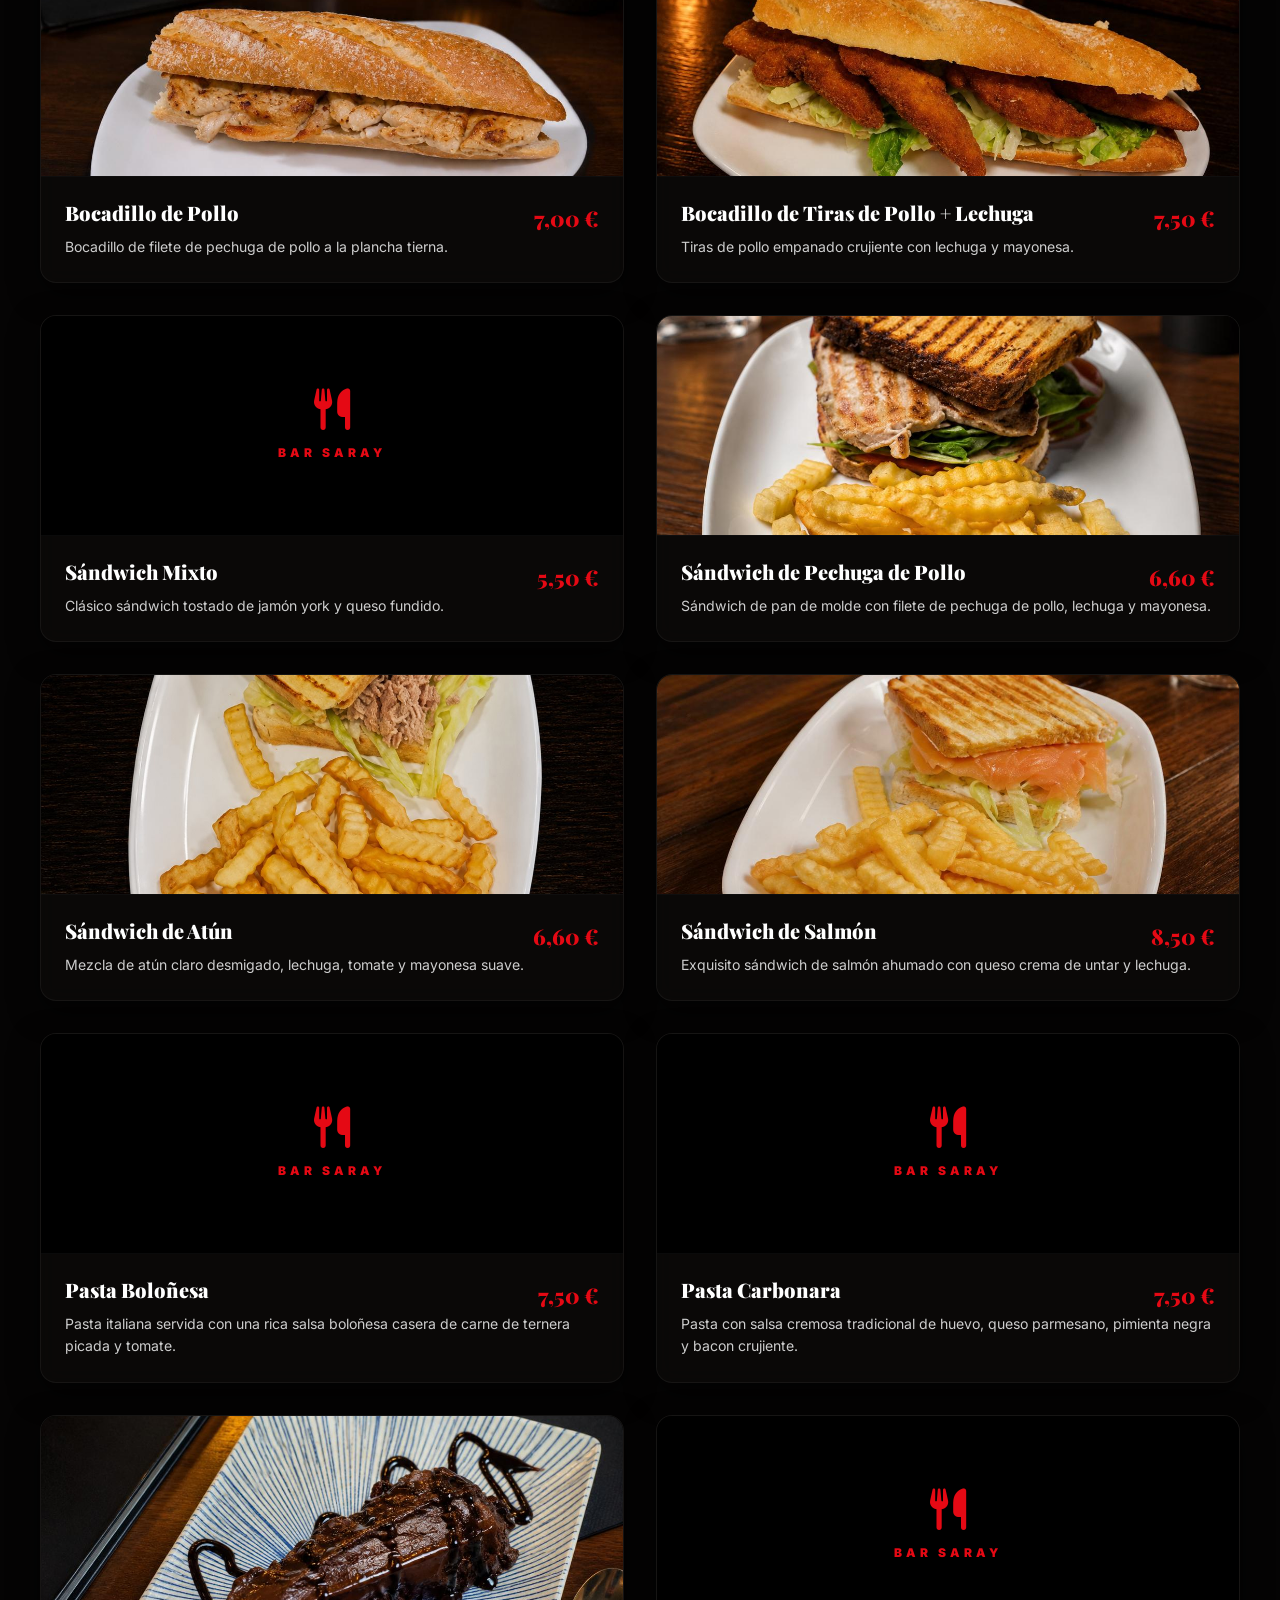
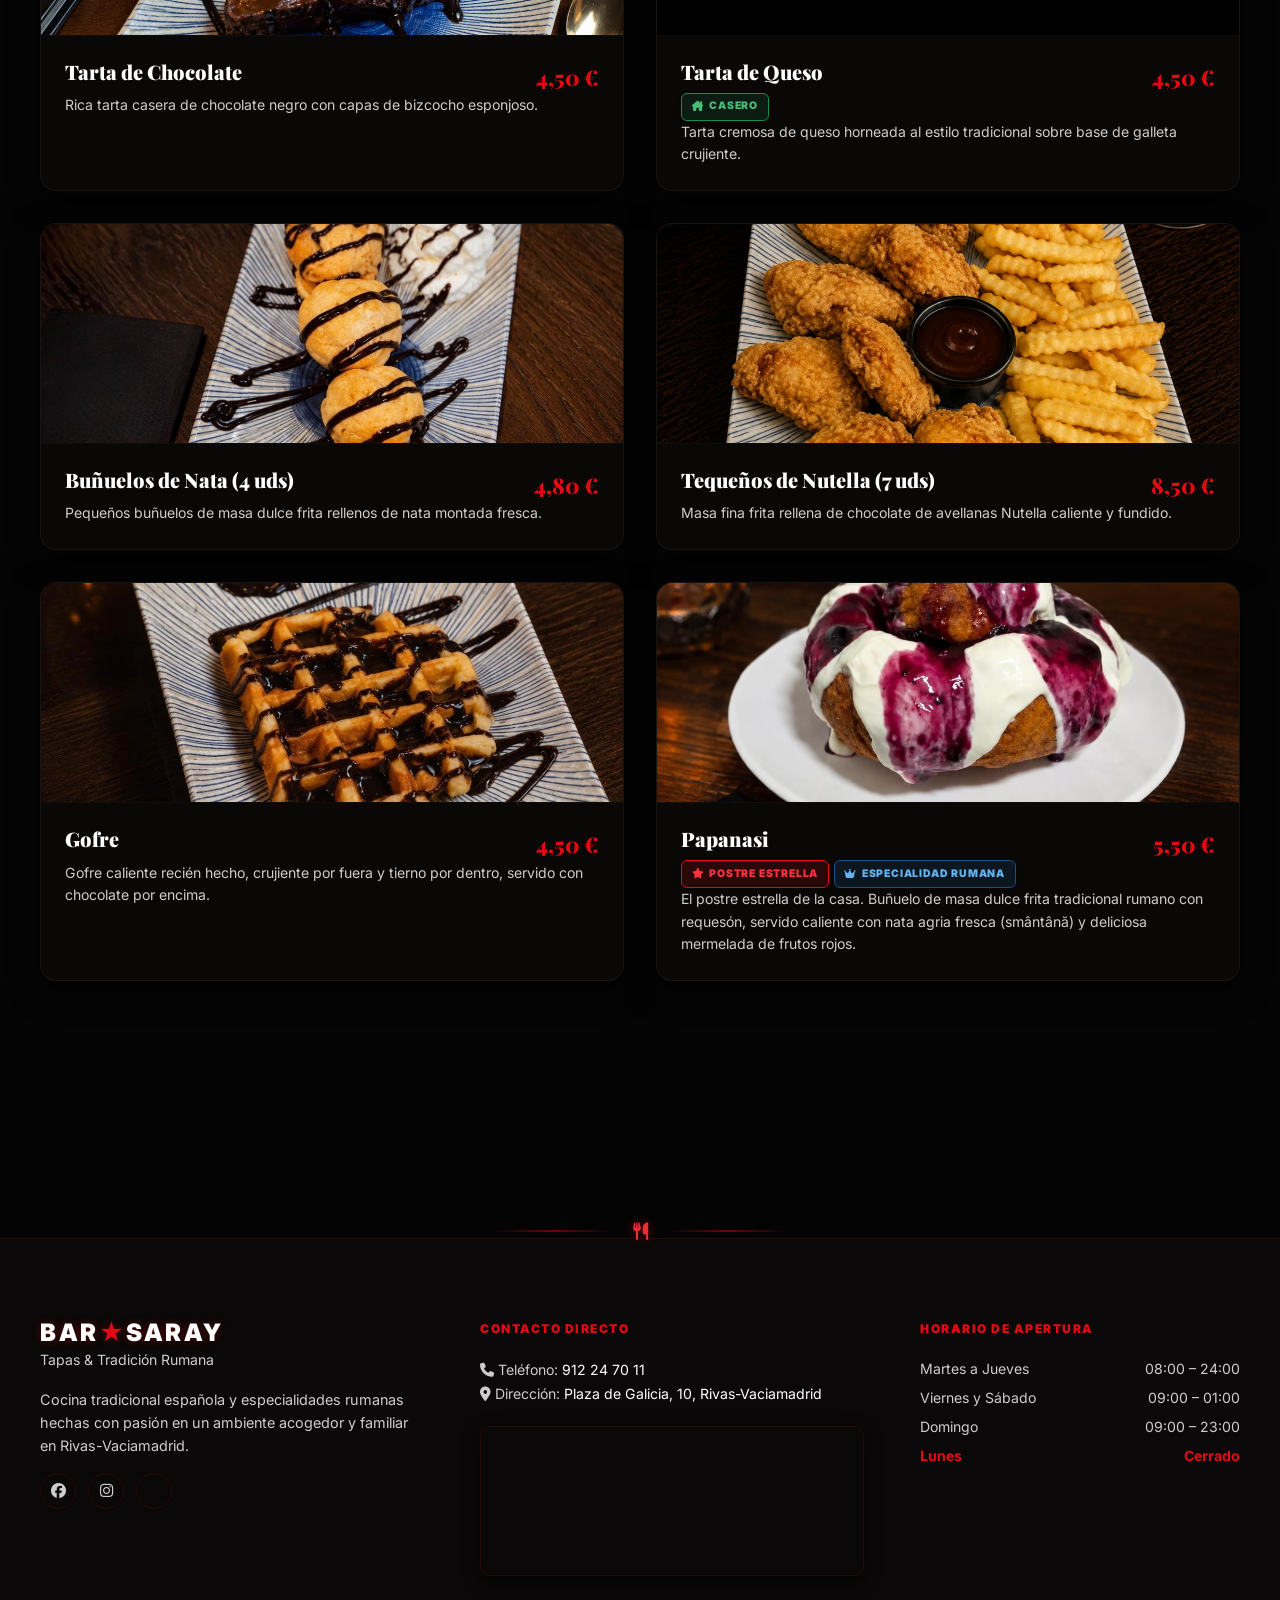
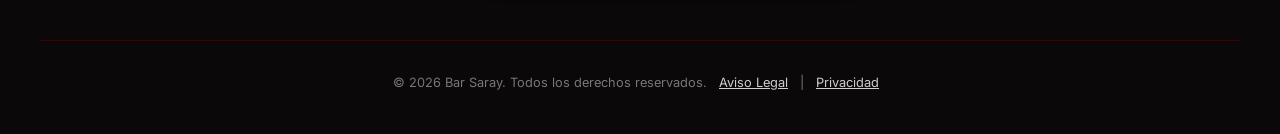
<file: carta.html>
<!DOCTYPE html>
<html lang="es">
<head>
  <meta charset="UTF-8">
  <meta http-equiv="refresh" content="0; url=index.html">
  <title>Redireccionando...</title>
  <script>
    window.location.href = "index.html";
  </script>
</head>
<body>
  <p>Redireccionando a la carta digital interactiva... Si no se redirecciona automáticamente, haz clic <a href="index.html">aquí</a>.</p>
</body>
</html>
</file>
<file: styles.css>
@import url('https://fonts.googleapis.com/css2?family=Cormorant+Garamond:ital,wght@0,300;0,400;0,500;0,600;0,700;1,300;1,400;1,600&family=Inter:wght@300;400;500;600;700;800;900&family=Playfair+Display:ital,wght@0,700;0,900;1,400;1,700&display=swap');

/* ============================================================
   DESIGN SYSTEM — BAR SARAY BLACK & RED EDITION (V5-10/10)
   Palette: Deep Matte Black · Vivid Logo Red · Silver & Gold
   ============================================================ */
:root {
  /* Backgrounds */
  --bg-dark:      #050404; /* Sleek pitch black */
  --bg-panel:     #100d0c; /* Deep charcoal for menu cards */
  --bg-sidebar:   #0a0808; /* Slightly lighter charcoal for left sidebar */
  --white:        #FFFFFF;

  /* Accent Colors */
  --red:          #E50914; /* Vibrant logo red */
  --red-light:    #FF333D; /* Brighter red for hover states */
  --red-dark:     #8E050B; /* Deep blood red */
  --red-glow:     rgba(229, 9, 20, 0.15);
  --red-glow-strong: rgba(229, 9, 20, 0.35);
  
  --gold:         #DDB86A; /* Soft gold for special badges/stars */
  --blue-badge:   #1B4F8A;
  --green-badge:  #1B8A4F;
  --silver-badge: #6E7B8B;

  /* Text Colors */
  --text-white:   #FFFFFF;
  --text-muted:   rgba(255, 255, 255, 0.8);
  --text-dim:     rgba(255, 255, 255, 0.45);

  /* Borders & Lines */
  --sand-line:    rgba(229, 9, 20, 0.15); /* Sleek red-tinted line */
  --border-thick: 2px solid var(--red);

  /* Typography */
  --ff-display:   'Playfair Display', Georgia, serif;
  --ff-serif:     'Cormorant Garamond', Georgia, serif;
  --ff-sans:      'Inter', system-ui, -apple-system, sans-serif;

  /* Transitions */
  --t-fast:       0.2s cubic-bezier(0.25, 0.46, 0.45, 0.94);
  --t-med:        0.45s cubic-bezier(0.25, 0.46, 0.45, 0.94);
  --t-slow:       0.7s cubic-bezier(0.25, 0.46, 0.45, 0.94);

  /* Shadows (Floating Premium Glows) */
  --shadow-subtle: 0 10px 30px rgba(0, 0, 0, 0.6);
  --shadow-card:   0 12px 40px rgba(0, 0, 0, 0.7);
  --shadow-lifted: 0 15px 40px var(--red-glow-strong);

  /* Legacy Compat Variables */
  --cream:        #050404;
  --cream-deep:   #100d0c;
  --ivory:        #050404;
  --warm-white:   #100d0c;
  --charcoal:     #FFFFFF;
  --charcoal-mid: rgba(255, 255, 255, 0.8);
  --charcoal-soft:rgba(255, 255, 255, 0.45);
  --gold-light:   #DDB86A;
  --espresso:     #FFFFFF;
  --espresso-soft:rgba(255, 255, 255, 0.8);
  --espresso-dim: rgba(255, 255, 255, 0.45);
}

/* ============================================================
   RESET & BASE
   ============================================================ */
*, *::before, *::after {
  box-sizing: border-box;
  margin: 0;
  padding: 0;
  -webkit-tap-highlight-color: transparent;
}

html {
  scroll-behavior: smooth;
  font-size: 16px;
  -webkit-font-smoothing: antialiased;
  -moz-osx-font-smoothing: grayscale;
  -webkit-text-size-adjust: 100%;
  -ms-text-size-adjust: 100%;
}

body {
  background-color: var(--bg-dark);
  background-image: 
    radial-gradient(circle at 10% 20%, rgba(229, 9, 20, 0.08) 0%, transparent 40%),
    radial-gradient(circle at 90% 80%, rgba(229, 9, 20, 0.08) 0%, transparent 40%),
    radial-gradient(circle at 50% 50%, rgba(229, 9, 20, 0.03) 0%, transparent 60%);
  background-attachment: fixed;
  color: var(--text-white);
  font-family: var(--ff-sans);
  line-height: 1.6;
  overflow-x: hidden;
}

img { 
  display: block; 
  max-width: 100%; 
  height: auto; 
}

a { 
  text-decoration: none; 
  color: inherit; 
}

/* Custom Scrollbar */
::-webkit-scrollbar { 
  width: 6px; 
}
::-webkit-scrollbar-track { 
  background: var(--bg-dark); 
}
::-webkit-scrollbar-thumb { 
  background: var(--red); 
  border-radius: 3px;
}
::-webkit-scrollbar-thumb:hover { 
  background: var(--red-light); 
}

/* ============================================================
   FIXED HEADER NAVIGATION
   ============================================================ */
.header-nav {
  position: fixed;
  top: 0;
  left: 0;
  width: 100%;
  height: 80px;
  background: transparent;
  border-bottom: 1px solid rgba(255, 255, 255, 0.03);
  display: flex;
  align-items: center;
  z-index: 1000;
  transition: background var(--t-fast), border-color var(--t-fast), box-shadow var(--t-fast), backdrop-filter var(--t-fast);
  backdrop-filter: blur(0px);
  -webkit-backdrop-filter: blur(0px);
}

.header-nav.scrolled {
  background: rgba(5, 4, 4, 0.85);
  border-bottom-color: var(--sand-line);
  box-shadow: 0 4px 25px rgba(0, 0, 0, 0.7);
  backdrop-filter: blur(16px);
  -webkit-backdrop-filter: blur(16px);
}

.nav-container {
  max-width: 1200px;
  width: 100%;
  margin: 0 auto;
  padding: 0 2rem;
  display: flex;
  justify-content: space-between;
  align-items: center;
}

.logo-text {
  font-family: var(--ff-sans);
  font-size: 1.5rem;
  font-weight: 900;
  color: var(--text-white);
  letter-spacing: 2.5px;
  text-transform: uppercase;
  line-height: 1.2;
  text-shadow: 0 0 10px rgba(229, 9, 20, 0.35);
}

@keyframes pulseGlow {
  0% {
    text-shadow: 0 0 5px var(--red), 0 0 10px var(--red);
    transform: scale(1);
  }
  100% {
    text-shadow: 0 0 15px var(--red-light), 0 0 25px var(--red);
    transform: scale(1.08);
  }
}

.logo-text span { 
  color: var(--red); 
  display: inline-block;
  animation: pulseGlow 1.5s infinite alternate ease-in-out;
}

.nav-links {
  display: flex;
  gap: 2.5rem;
}

.nav-link {
  font-family: var(--ff-sans);
  font-size: 0.85rem;
  font-weight: 700;
  text-transform: uppercase;
  letter-spacing: 1.5px;
  color: var(--text-muted);
  position: relative;
  padding: 0.5rem 0;
  transition: color var(--t-fast);
}

.nav-link::after {
  content: '';
  position: absolute;
  bottom: 0;
  left: 0;
  width: 0;
  height: 2px;
  background: var(--red);
  transition: width var(--t-fast);
}

.nav-link:hover, .nav-link.active {
  color: var(--white);
}

.nav-link.active::after, .nav-link:hover::after {
  width: 100%;
}

.nav-cta-btn {
  font-family: var(--ff-sans);
  font-size: 0.8rem;
  font-weight: 900;
  text-transform: uppercase;
  letter-spacing: 1px;
  padding: 0.65rem 1.5rem;
  border-radius: 30px;
  background: linear-gradient(135deg, var(--red) 0%, var(--red-dark) 100%);
  color: var(--white);
  box-shadow: 0 4px 10px var(--red-glow);
  transition: all var(--t-fast);
}

.nav-cta-btn:hover {
  transform: translateY(-2px);
  box-shadow: 0 6px 15px var(--red-glow-strong);
  background: linear-gradient(135deg, var(--red-light) 0%, var(--red) 100%);
}

.mobile-toggle {
  display: none;
  background: transparent;
  border: none;
  color: var(--white);
  font-size: 1.4rem;
  cursor: pointer;
  transition: color var(--t-fast);
}

.mobile-toggle:hover {
  color: var(--red-light);
}

/* Mobile dropdown navigation menu */
.mobile-nav-menu {
  position: absolute;
  top: 80px;
  left: 0;
  width: 100%;
  background: rgba(10, 8, 8, 0.95);
  border-bottom: 1.5px solid var(--sand-line);
  backdrop-filter: blur(12px);
  -webkit-backdrop-filter: blur(12px);
  padding: 1.5rem 2rem;
  display: none;
  flex-direction: column;
  gap: 1.2rem;
  box-shadow: 0 10px 25px rgba(0, 0, 0, 0.8);
  z-index: 999;
}

.mobile-nav-menu.active {
  display: flex;
}

.mobile-nav-link {
  font-family: var(--ff-sans);
  font-size: 0.95rem;
  font-weight: 700;
  text-transform: uppercase;
  letter-spacing: 1.5px;
  color: var(--text-muted);
  transition: color var(--t-fast);
  padding: 0.25rem 0;
}

.mobile-nav-link:hover {
  color: var(--red-light);
}

.mobile-cta-btn {
  font-family: var(--ff-sans);
  font-size: 0.9rem;
  font-weight: 900;
  text-transform: uppercase;
  text-align: center;
  letter-spacing: 1px;
  padding: 0.75rem;
  border-radius: 8px;
  background: var(--red);
  color: var(--white);
  box-shadow: 0 4px 10px var(--red-glow);
  margin-top: 0.5rem;
}

/* ============================================================
   HERO WELCOME SECTION (Inicio)
   ============================================================ */
.hero-section {
  height: 95vh;
  min-height: 550px;
  position: relative;
  display: flex;
  align-items: center;
  justify-content: center;
  text-align: center;
  padding: 0 2rem;
  overflow: hidden;
  z-index: 1;
}

.hero-section::before {
  content: '';
  position: absolute;
  top: 0; left: 0; right: 0; bottom: 0;
  background-image: url('images/hero-bistro.png');
  background-size: cover;
  background-position: center;
  z-index: 0;
  animation: zoomHero 15s ease-in-out infinite alternate;
}

@keyframes zoomHero {
  0% { transform: scale(1); }
  100% { transform: scale(1.08); }
}

.hero-bg-overlay {
  position: absolute;
  top: 0;
  left: 0;
  width: 100%;
  height: 100%;
  background: 
    linear-gradient(to bottom, rgba(5, 4, 4, 0.45) 0%, rgba(5, 4, 4, 0.85) 60%, var(--bg-dark) 100%),
    radial-gradient(circle at center, rgba(229, 9, 20, 0.12) 0%, transparent 60%);
  z-index: 1;
}

.hero-content {
  position: relative;
  z-index: 2;
  max-width: 800px;
  animation: fadeInUp 0.7s cubic-bezier(0.16, 1, 0.3, 1) both;
}

.hero-subtitle {
  font-family: var(--ff-sans);
  font-size: 0.85rem;
  font-weight: 900;
  letter-spacing: 4px;
  text-transform: uppercase;
  color: var(--red-light);
  margin-bottom: 1.25rem;
  display: block;
}

.hero-title {
  font-family: var(--ff-display);
  font-size: clamp(2.4rem, 6vw, 4.5rem);
  font-weight: 900;
  color: var(--white);
  line-height: 1.15;
  margin-bottom: 1.5rem;
}

.hero-title em {
  font-family: var(--ff-serif);
  font-style: italic;
  font-weight: 400;
  color: var(--red);
  text-shadow: 0 0 20px var(--red-glow-strong);
}

.hero-desc {
  font-size: 1.1rem;
  color: var(--text-muted);
  line-height: 1.75;
  margin-bottom: 2.5rem;
  max-width: 680px;
  margin-left: auto;
  margin-right: auto;
}

.hero-buttons {
  display: flex;
  justify-content: center;
  gap: 1.25rem;
}

.btn-primary, .btn-secondary {
  font-family: var(--ff-sans);
  font-size: 0.8rem;
  font-weight: 900;
  text-transform: uppercase;
  letter-spacing: 1.5px;
  padding: 1rem 2rem;
  border-radius: 30px;
  cursor: pointer;
  transition: all var(--t-fast);
  display: inline-block;
}

/* Button 10/10 Shine Reflection */
.btn-primary {
  position: relative;
  overflow: hidden;
  background: linear-gradient(135deg, var(--red) 0%, var(--red-dark) 100%);
  color: var(--white);
  box-shadow: 0 4px 15px rgba(229, 9, 20, 0.4);
  z-index: 1;
}

.btn-primary::before {
  content: '';
  position: absolute;
  top: 0;
  left: -150%;
  width: 50%;
  height: 100%;
  background: linear-gradient(
    to right,
    transparent 0%,
    rgba(255, 255, 255, 0.3) 50%,
    transparent 100%
  );
  transform: skewX(-25deg);
  z-index: 2;
  transition: none;
}

.btn-primary:hover::before {
  left: 150%;
  transition: left 0.8s ease-in-out;
}

.btn-primary:hover {
  transform: translateY(-3px);
  background: linear-gradient(135deg, var(--red-light) 0%, var(--red) 100%);
  box-shadow: 0 8px 25px rgba(229, 9, 20, 0.6);
}

.btn-secondary {
  background: rgba(255, 255, 255, 0.03);
  color: var(--white);
  border: 1.5px solid rgba(255, 255, 255, 0.15);
  backdrop-filter: blur(5px);
}

.btn-secondary:hover {
  transform: translateY(-3px);
  background: rgba(255, 255, 255, 0.08);
  border-color: var(--red-light);
  box-shadow: 0 8px 25px var(--red-glow);
}

.scroll-indicator {
  position: absolute;
  bottom: 2.5rem;
  left: 50%;
  transform: translateX(-50%);
  z-index: 2;
  animation: bounce 2s infinite;
}

.scroll-indicator a {
  color: var(--text-dim);
  font-size: 1.5rem;
  transition: color var(--t-fast);
}

.scroll-indicator a:hover {
  color: var(--red-light);
}

@keyframes bounce {
  0%, 20%, 50%, 80%, 100% {
    transform: translateX(-50%) translateY(0);
  }
  40% {
    transform: translateX(-50%) translateY(-10px);
  }
  60% {
    transform: translateX(-50%) translateY(-5px);
  }
}

/* ============================================================
   INFO QUICK BARS - FLOATING GLASS EDITION
   ============================================================ */
.floating-glass-band {
  max-width: 1100px;
  width: calc(100% - 4rem);
  margin: -60px auto 0;
  border-radius: 16px;
  background: rgba(16, 13, 12, 0.65);
  border: 1px solid rgba(229, 9, 20, 0.25);
  box-shadow: 0 15px 45px rgba(0, 0, 0, 0.75), 0 0 15px rgba(229, 9, 20, 0.1);
  backdrop-filter: blur(16px);
  -webkit-backdrop-filter: blur(16px);
  z-index: 20;
  position: relative;
  padding: 2rem 2.5rem;
}

.band-container {
  max-width: 100%;
  margin: 0 auto;
  display: grid;
  grid-template-columns: repeat(3, 1fr);
  gap: 2.5rem;
}

.band-item {
  display: flex;
  align-items: center;
  gap: 1.25rem;
}

.band-icon {
  width: 48px;
  height: 48px;
  border-radius: 50%;
  background: var(--red-glow);
  color: var(--red-light);
  display: flex;
  align-items: center;
  justify-content: center;
  font-size: 1.25rem;
  flex-shrink: 0;
  box-shadow: 0 0 15px var(--red-glow);
  border: 1px solid rgba(229, 9, 20, 0.3);
}

.band-item h4 {
  font-family: var(--ff-sans);
  font-size: 0.85rem;
  font-weight: 900;
  text-transform: uppercase;
  letter-spacing: 1.5px;
  color: var(--white);
  margin-bottom: 0.25rem;
}

.band-item p {
  font-size: 0.88rem;
  color: var(--text-muted);
}

.band-item a:hover {
  color: var(--red-light);
}

/* ============================================================
   ELEGANT SECTION DIVIDERS
   ============================================================ */
.section-divider {
  display: flex;
  align-items: center;
  justify-content: center;
  gap: 1.25rem;
  margin: 4.5rem 0;
  opacity: 0.9;
}

.divider-line {
  height: 1px;
  width: 120px;
  background: linear-gradient(to right, transparent, var(--red), transparent);
  display: inline-block;
}

.gold-star {
  color: var(--gold);
  font-size: 0.85rem;
  text-shadow: 0 0 8px rgba(221, 184, 106, 0.4);
}

.gold-star.center-star {
  font-size: 1.15rem;
}

.footer-divider {
  margin: 6rem 0 0;
  background: transparent;
  position: relative;
  z-index: 12;
  transform: translateY(1.5px);
}

.divider-icon {
  color: var(--red-light);
  font-size: 1.1rem;
  text-shadow: 0 0 10px rgba(229, 9, 20, 0.5);
}

/* ============================================================
   MENU SECTION (La Carta)
   ============================================================ */
.carta-section {
  padding: 4rem 2rem 4rem;
  background: transparent;
  position: relative;
}

.section-container {
  max-width: 1200px;
  margin: 0 auto;
}

.carta-section .main-header {
  margin-bottom: 3.5rem;
  text-align: center;
  max-width: 750px;
  margin-left: auto;
  margin-right: auto;
}

.carta-section .menu-tagline {
  justify-content: center;
}

.menu-count {
  font-size: 0.8rem;
  font-weight: 700;
  color: var(--text-muted);
  text-transform: lowercase;
}

.carta-section .menu-title {
  font-family: var(--ff-display);
  font-size: clamp(2rem, 5vw, 3.2rem);
  font-weight: 900;
  color: var(--white);
  line-height: 1.2;
  margin-bottom: 1rem;
}

.carta-section .menu-title em {
  font-family: var(--ff-serif);
  font-style: italic;
  font-weight: 400;
  color: var(--red);
}

.menu-intro-text {
  font-size: 1.05rem;
  color: var(--text-muted);
  line-height: 1.7;
}

/* Controls centering (Search + Categories) */
.menu-controls {
  display: flex;
  flex-direction: column;
  align-items: center;
  gap: 2.2rem;
  margin-bottom: 4rem;
  width: 100%;
  max-width: 900px;
  margin-left: auto;
  margin-right: auto;
}

.menu-controls .search-wrapper {
  width: 100%;
  max-width: 500px;
  margin-bottom: 0;
}

.menu-controls .categories-wrapper {
  width: 100%;
  margin-bottom: 0;
}

.menu-controls .categories-container {
  display: flex;
  flex-direction: row;
  flex-wrap: wrap;
  justify-content: center;
  gap: 0.5rem;
}

/* Category Buttons */
.btn-category {
  font-family: var(--ff-sans);
  font-size: 0.75rem;
  font-weight: 900;
  letter-spacing: 1px;
  text-transform: uppercase;
  text-align: left;
  padding: 0.8rem 1.25rem;
  background: rgba(255, 255, 255, 0.03);
  border: 1px solid rgba(255, 255, 255, 0.05);
  border-radius: 6px;
  color: var(--text-muted);
  cursor: pointer;
  transition: all var(--t-fast);
  display: flex;
  align-items: center;
  gap: 0.75rem;
}

.btn-category i {
  font-size: 0.95rem;
  width: 20px;
  text-align: center;
  color: var(--red-dark);
  transition: color var(--t-fast);
}

.btn-category:hover {
  background: rgba(229, 9, 20, 0.06);
  color: var(--red-light);
  border-color: rgba(229, 9, 20, 0.3);
}

.btn-category:hover i {
  color: var(--red-light);
}

.btn-category.active {
  background: linear-gradient(135deg, var(--red) 0%, var(--red-dark) 100%);
  color: var(--white);
  border-color: var(--red);
  box-shadow: 0 6px 15px var(--red-glow-strong);
}

.btn-category.active i {
  color: var(--white);
}

/* Search Box styling */
.search-box {
  position: relative;
  display: flex;
  align-items: center;
}

.search-box i.search-icon {
  position: absolute;
  left: 1.1rem;
  top: 50%;
  transform: translateY(-50%);
  color: var(--text-muted);
  font-size: 0.9rem;
  transition: color var(--t-fast);
  pointer-events: none;
}

.search-box input:focus ~ i.search-icon {
  color: var(--red-light);
}

.search-box input {
  width: 100%;
  padding: 0.85rem 2.8rem 0.85rem 2.5rem;
  border: 1.5px solid var(--sand-line);
  border-radius: 8px;
  font-family: var(--ff-sans);
  font-size: 0.85rem;
  background: rgba(0, 0, 0, 0.4);
  color: var(--text-white);
  transition: border-color var(--t-fast), box-shadow var(--t-fast), background var(--t-fast);
}

.search-box input::placeholder {
  color: var(--text-dim);
}

.search-box input:focus {
  outline: none;
  background: rgba(0, 0, 0, 0.7);
  border-color: var(--red);
  box-shadow: 0 0 15px var(--red-glow-strong);
}

.btn-clear {
  position: absolute;
  right: 0.8rem;
  top: 50%;
  transform: translateY(-50%);
  background: transparent;
  border: none;
  color: var(--text-dim);
  cursor: pointer;
  font-size: 1.1rem;
  padding: 0.2rem;
  display: none;
  align-items: center;
  justify-content: center;
  transition: color var(--t-fast), transform var(--t-fast);
}

.btn-clear:hover {
  color: var(--red-light);
  transform: translateY(-50%) scale(1.15);
}

/* Dishes Grid */
.menu-grid {
  display: grid;
  grid-template-columns: repeat(2, 1fr);
  gap: 2rem;
  margin-bottom: 5rem;
}

/* Glassmorphic Menu Card */
.menu-card {
  background: rgba(16, 13, 12, 0.55);
  border: 1px solid rgba(255, 255, 255, 0.05);
  border-radius: 16px;
  overflow: hidden;
  display: flex;
  flex-direction: column;
  transition: transform var(--t-fast), box-shadow var(--t-fast), border-color var(--t-fast);
  box-shadow: var(--shadow-subtle);
  position: relative;
  backdrop-filter: blur(10px);
  -webkit-backdrop-filter: blur(10px);
  animation: fadeInUp 0.4s cubic-bezier(0.16, 1, 0.3, 1) both;
}

.menu-card:hover {
  transform: translateY(-8px);
  box-shadow: 0 15px 35px var(--red-glow-strong), 0 0 15px rgba(229, 9, 20, 0.15);
  border-color: rgba(229, 9, 20, 0.45);
}

.menu-card-img-wrapper {
  width: 100%;
  height: 220px;
  overflow: hidden;
  position: relative;
  background: var(--bg-dark);
  border-bottom: 1px solid rgba(255, 255, 255, 0.04);
}

.menu-card:hover .menu-card-img-wrapper {
  border-bottom-color: rgba(229, 9, 20, 0.3);
}

.menu-card-img {
  width: 100%;
  height: 100%;
  object-fit: cover;
  transition: transform var(--t-slow);
}

.menu-card:hover .menu-card-img {
  transform: scale(1.05);
}

.menu-card-content {
  padding: 1.5rem;
  flex-grow: 1;
  display: flex;
  flex-direction: column;
  justify-content: space-between;
  gap: 0.6rem;
}

.menu-card-header {
  display: flex;
  justify-content: space-between;
  align-items: flex-start;
  gap: 1rem;
}

.menu-card-title-group {
  display: flex;
  flex-direction: column;
  gap: 0.25rem;
  flex: 1;
}

.menu-card-title {
  font-family: var(--ff-display);
  font-size: 1.25rem;
  font-weight: 900;
  color: var(--text-white);
  line-height: 1.2;
}

.menu-card-desc {
  font-size: 0.88rem;
  color: var(--text-muted);
  line-height: 1.6;
}

.menu-card-notes {
  font-family: var(--ff-sans);
  font-size: 0.72rem;
  font-weight: 900;
  color: var(--red-light);
  text-transform: uppercase;
  letter-spacing: 0.5px;
  display: flex;
  align-items: center;
  gap: 0.3rem;
  margin-top: 0.25rem;
}

.menu-card-price {
  font-family: var(--ff-display);
  font-size: 1.35rem;
  font-weight: 900;
  color: var(--red);
  white-space: nowrap;
  letter-spacing: -0.01em;
}

/* Badges styling */
.menu-badge {
  font-family: var(--ff-sans);
  font-size: 0.65rem;
  font-weight: 900;
  letter-spacing: 0.8px;
  text-transform: uppercase;
  padding: 0.3rem 0.6rem;
  border-radius: 6px;
  display: inline-flex;
  align-items: center;
  gap: 0.3rem;
  width: fit-content;
  border: 1px solid transparent;
  box-shadow: 0 2px 5px rgba(0,0,0,0.25);
}

.menu-badge.star {
  background: rgba(229, 9, 20, 0.15);
  color: var(--red-light);
  border-color: var(--red);
}

.menu-badge.top {
  background: rgba(221, 184, 106, 0.15);
  color: var(--gold);
  border-color: var(--gold);
}

.menu-badge.rumana {
  background: rgba(27, 79, 138, 0.2);
  color: #63B3ED;
  border-color: var(--blue-badge);
}

.menu-badge.casero {
  background: rgba(27, 138, 79, 0.15);
  color: #48BB78;
  border-color: var(--green-badge);
}

.menu-badge.clasico {
  background: rgba(110, 123, 139, 0.15);
  color: #CBD5E0;
  border-color: var(--silver-badge);
}

.menu-badge.saludable {
  background: rgba(72, 187, 120, 0.15);
  color: #68D391;
  border-color: #38A169;
}

.menu-badge.especialidad {
  background: linear-gradient(135deg, rgba(229, 9, 20, 0.2) 0%, rgba(221, 184, 106, 0.2) 100%);
  color: #F6AD55;
  border-color: #DD6B20;
}

.menu-badge.generic {
  background: rgba(255, 255, 255, 0.08);
  color: var(--text-muted);
  border-color: rgba(255,255,255,0.15);
}

/* Empty state */
.menu-empty {
  grid-column: span 2;
  text-align: center;
  padding: 5rem 1.5rem;
  color: var(--text-dim);
  font-family: var(--ff-display);
  font-size: 1.35rem;
  font-style: italic;
}

/* ============================================================
   MAIN FOOTER & CONTACT (Map grayscale filter)
   ============================================================ */
.main-footer {
  border-top: 1.5px solid var(--sand-line);
  padding: 5rem 2rem 2.5rem;
  background: var(--bg-sidebar);
  position: relative;
  z-index: 10;
}

.footer-container {
  max-width: 1200px;
  margin: 0 auto;
}

.footer-grid {
  display: grid;
  grid-template-columns: 1.2fr 1.2fr 1fr;
  gap: 3.5rem;
  margin-bottom: 4rem;
}

.footer-block h5 {
  font-family: var(--ff-sans);
  font-size: 0.75rem;
  font-weight: 900;
  letter-spacing: 1.5px;
  text-transform: uppercase;
  color: var(--red);
  margin-bottom: 1.25rem;
}

.footer-block p, .footer-block address {
  font-size: 0.88rem;
  color: var(--text-muted);
  line-height: 1.7;
  font-style: normal;
}

.footer-link {
  color: var(--text-white);
  transition: color var(--t-fast);
}

.footer-link:hover { 
  color: var(--red); 
}

.closed-label {
  color: var(--red);
  font-weight: 700;
}

.footer-socials {
  display: flex;
  gap: 0.75rem;
  margin-top: 1rem;
}

.footer-socials a {
  width: 36px;
  height: 36px;
  border: 1.5px solid var(--sand-line);
  border-radius: 50%;
  display: flex;
  align-items: center;
  justify-content: center;
  color: var(--text-muted);
  font-size: 0.95rem;
  transition: border-color var(--t-fast), color var(--t-fast), background var(--t-fast);
}

.footer-socials a:hover {
  border-color: var(--red);
  color: var(--white);
  background: var(--red);
}

.footer-map {
  margin-top: 1.25rem;
  border-radius: 10px;
  overflow: hidden;
  border: 1.5px solid var(--sand-line);
  height: 150px;
  box-shadow: 0 6px 18px rgba(0,0,0,0.6);
}

/* dark map filters */
.footer-map iframe {
  width: 100%;
  height: 100%;
  border: 0;
  filter: grayscale(1) invert(0.9) contrast(1.2);
  transition: filter var(--t-med);
}

.footer-map:hover iframe {
  filter: grayscale(0) invert(0) contrast(1);
}

.mini-hours {
  list-style: none;
  display: flex;
  flex-direction: column;
  gap: 0.4rem;
}

.mini-hours li {
  display: flex;
  justify-content: space-between;
  font-size: 0.88rem;
  color: var(--text-muted);
}

.mini-hours li.closed {
  color: var(--red);
  font-weight: 700;
}

.copyright-bar {
  border-top: 1.5px solid var(--sand-line);
  padding-top: 2rem;
  text-align: center;
}

.copyright {
  font-size: 0.8rem;
  color: var(--text-dim);
}

.copyright a {
  text-decoration: underline;
  color: var(--text-muted);
  margin: 0 0.5rem;
}

.copyright a:hover {
  color: var(--red);
}

/* ============================================================
   FLOATING BACK TO TOP BUTTON
   ============================================================ */
.back-to-top-btn {
  position: fixed;
  bottom: 2.5rem;
  right: 2.5rem;
  width: 50px;
  height: 50px;
  border-radius: 50%;
  background: linear-gradient(135deg, var(--red) 0%, var(--red-dark) 100%);
  color: var(--white);
  border: none;
  cursor: pointer;
  display: flex;
  align-items: center;
  justify-content: center;
  font-size: 1.25rem;
  box-shadow: 0 4px 15px rgba(229, 9, 20, 0.4);
  z-index: 99;
  opacity: 0;
  visibility: hidden;
  transform: translateY(15px) scale(0.9);
  transition: opacity 0.3s, visibility 0.3s, transform 0.3s, background 0.2s;
}

.back-to-top-btn.visible {
  opacity: 1;
  visibility: visible;
  transform: translateY(0) scale(1);
}

.back-to-top-btn:hover {
  background: linear-gradient(135deg, var(--red-light) 0%, var(--red) 100%);
  transform: scale(1.1);
  box-shadow: 0 6px 20px rgba(229, 9, 20, 0.6);
}

.back-to-top-btn:active {
  transform: scale(0.95);
}

/* ============================================================
   RESPONSIVE — TABLET
   ============================================================ */
@media (max-width: 1024px) {
  .band-container {
    grid-template-columns: repeat(2, 1fr);
    gap: 2rem;
  }
  
  .band-item:last-child {
    grid-column: span 2;
    justify-content: center;
  }

  .footer-grid {
    grid-template-columns: 1fr 1fr;
    gap: 3rem;
  }
  
  .footer-block:last-child {
    grid-column: span 2;
  }
}

/* ============================================================
   RESPONSIVE — MOBILE
   ============================================================ */
@media (max-width: 768px) {
  .header-nav {
    height: 70px;
  }

  .nav-container {
    padding: 0 1.25rem;
  }

  .logo-text {
    font-size: 1.35rem;
    letter-spacing: 2px;
  }

  .nav-links, .nav-container .nav-cta-btn {
    display: none;
  }

  .mobile-toggle {
    display: block;
  }

  .mobile-nav-menu {
    top: 70px;
    padding: 1.25rem 1.5rem;
  }

  .hero-section {
    height: 85vh;
  }

  .hero-title {
    font-size: 2.2rem;
  }

  .hero-desc {
    font-size: 0.95rem;
    line-height: 1.6;
    margin-bottom: 2rem;
  }

  .hero-buttons {
    flex-direction: column;
    gap: 1rem;
    padding: 0 1rem;
  }

  .btn-primary, .btn-secondary {
    width: 100%;
    padding: 0.85rem 1.5rem;
    font-size: 0.75rem;
    letter-spacing: 1px;
  }

  /* mobile quick info band spacing */
  .floating-glass-band {
    margin: 2rem 1.25rem 0;
    width: calc(100% - 2.5rem);
    padding: 1.5rem;
  }

  .band-container {
    grid-template-columns: 1fr;
    gap: 1.5rem;
    padding: 0.5rem 0;
  }
  
  .band-item:last-child {
    grid-column: span 1;
    justify-content: flex-start;
  }

  .carta-section {
    padding: 5rem 1.25rem 2rem;
  }

  .carta-section .main-header {
    margin-bottom: 2.5rem;
  }

  .menu-controls {
    gap: 1.8rem;
    margin-bottom: 3rem;
  }

  /* Mobile Wrapped Category Pills */
  .menu-controls .categories-wrapper {
    margin: 0;
    padding: 0;
    overflow-x: visible;
    width: 100%;
  }

  .menu-controls .categories-wrapper::-webkit-scrollbar {
    display: none;
  }

  .menu-controls .categories-container {
    flex-wrap: wrap;
    justify-content: center;
    width: 100%;
    padding-bottom: 0;
    gap: 0.5rem;
  }

  .btn-category {
    padding: 0.55rem 1rem;
    font-size: 0.7rem;
    white-space: nowrap;
    border-radius: 20px;
    background: rgba(255, 255, 255, 0.04);
    border: 1px solid rgba(255, 255, 255, 0.05);
    color: var(--text-muted);
    display: inline-flex;
    align-items: center;
    gap: 0.5rem;
  }

  .btn-category i {
    font-size: 0.8rem;
    width: auto;
    color: var(--red-light);
  }

  .btn-category:hover {
    padding-left: 1rem;
    background: rgba(229, 9, 20, 0.06);
    color: var(--red-light);
  }

  .btn-category:hover i {
    color: var(--red-light);
  }

  .btn-category.active {
    padding-left: 1rem;
    background: linear-gradient(135deg, var(--red) 0%, var(--red-dark) 100%);
    border-color: var(--red);
    color: var(--white);
    box-shadow: 0 4px 10px var(--red-glow-strong);
  }

  .btn-category.active i {
    color: var(--white);
  }

  .menu-grid {
    grid-template-columns: 1fr;
    gap: 1.5rem;
    margin-bottom: 3.5rem;
  }

  .menu-card-img-wrapper {
    height: 180px;
  }

  .menu-empty {
    grid-column: span 1;
    padding: 4rem 1rem;
  }

  .main-footer {
    padding: 4rem 1.25rem 2rem;
  }

  .footer-grid {
    grid-template-columns: 1fr;
    gap: 2.5rem;
  }

  .footer-block:last-child {
    grid-column: span 1;
  }

  .back-to-top-btn {
    bottom: 2rem;
    right: 1.5rem;
    width: 44px;
    height: 44px;
    font-size: 1.1rem;
  }
}
</file>
